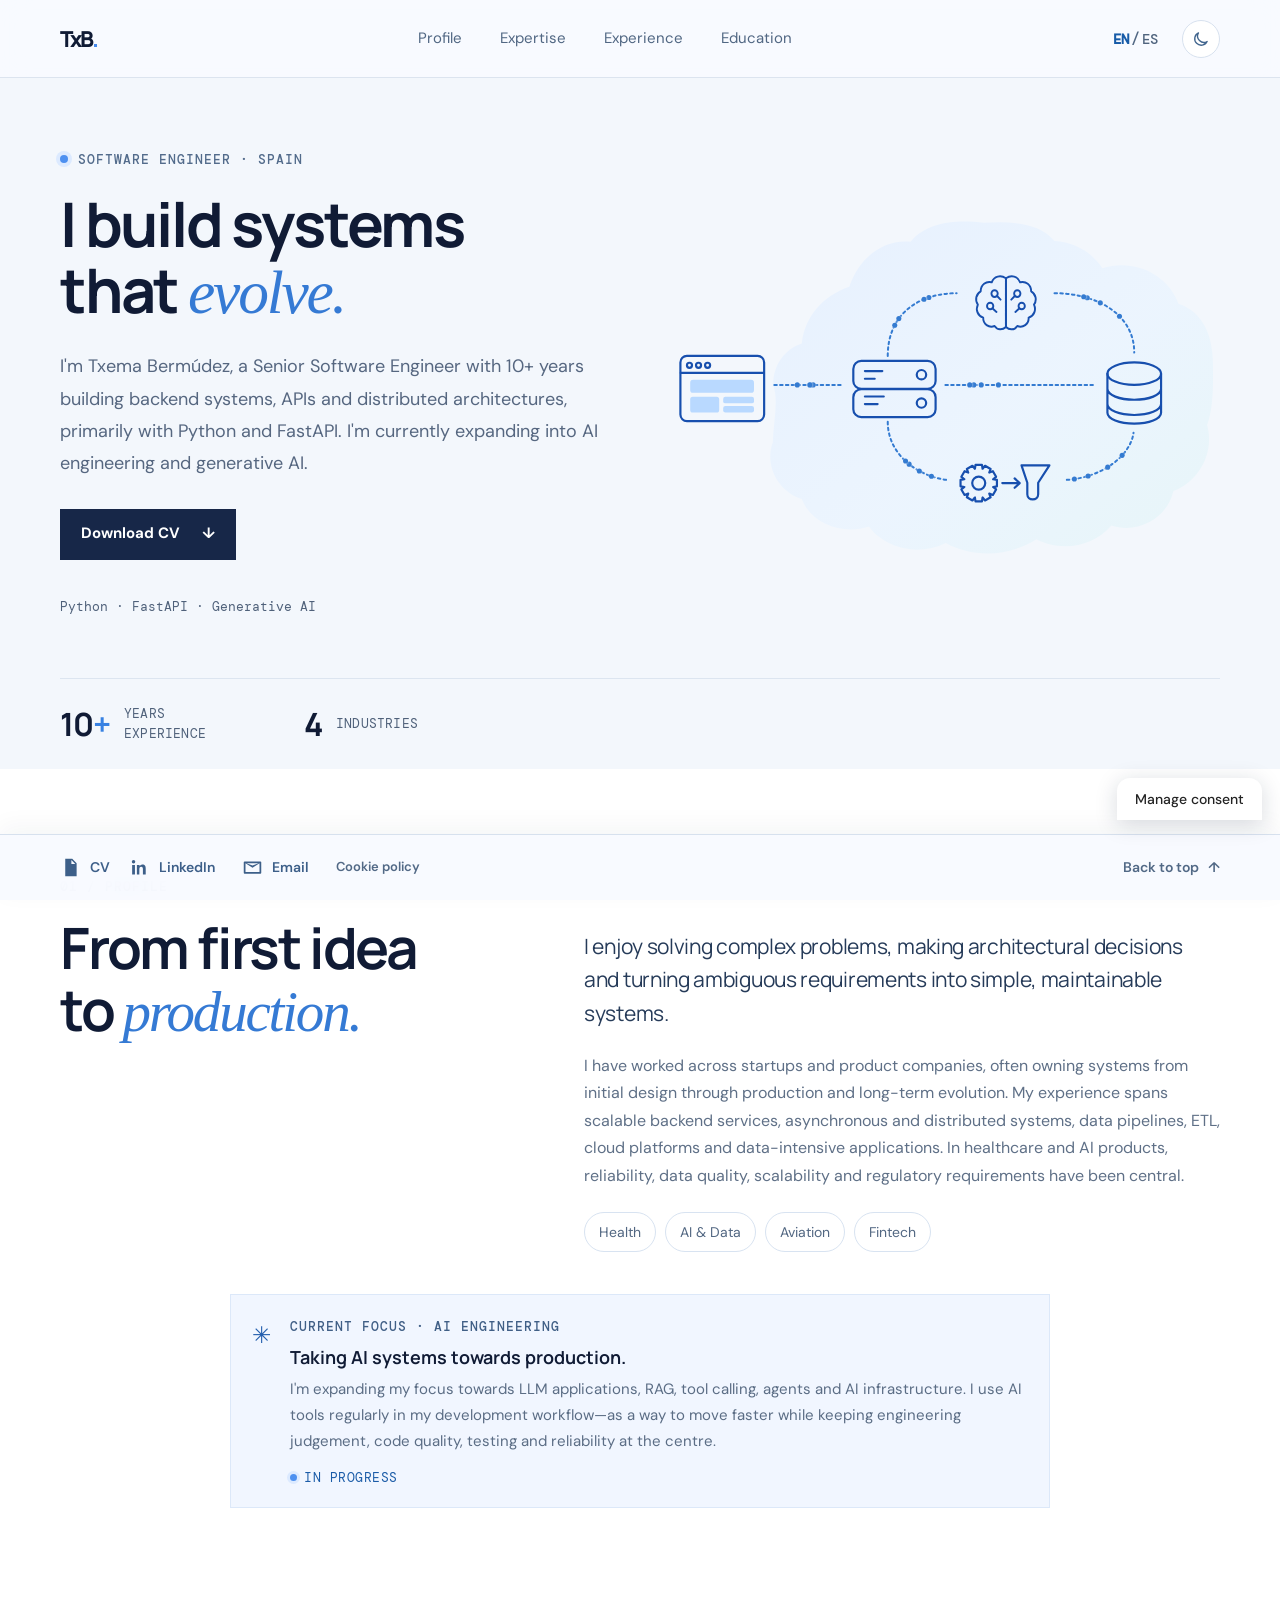
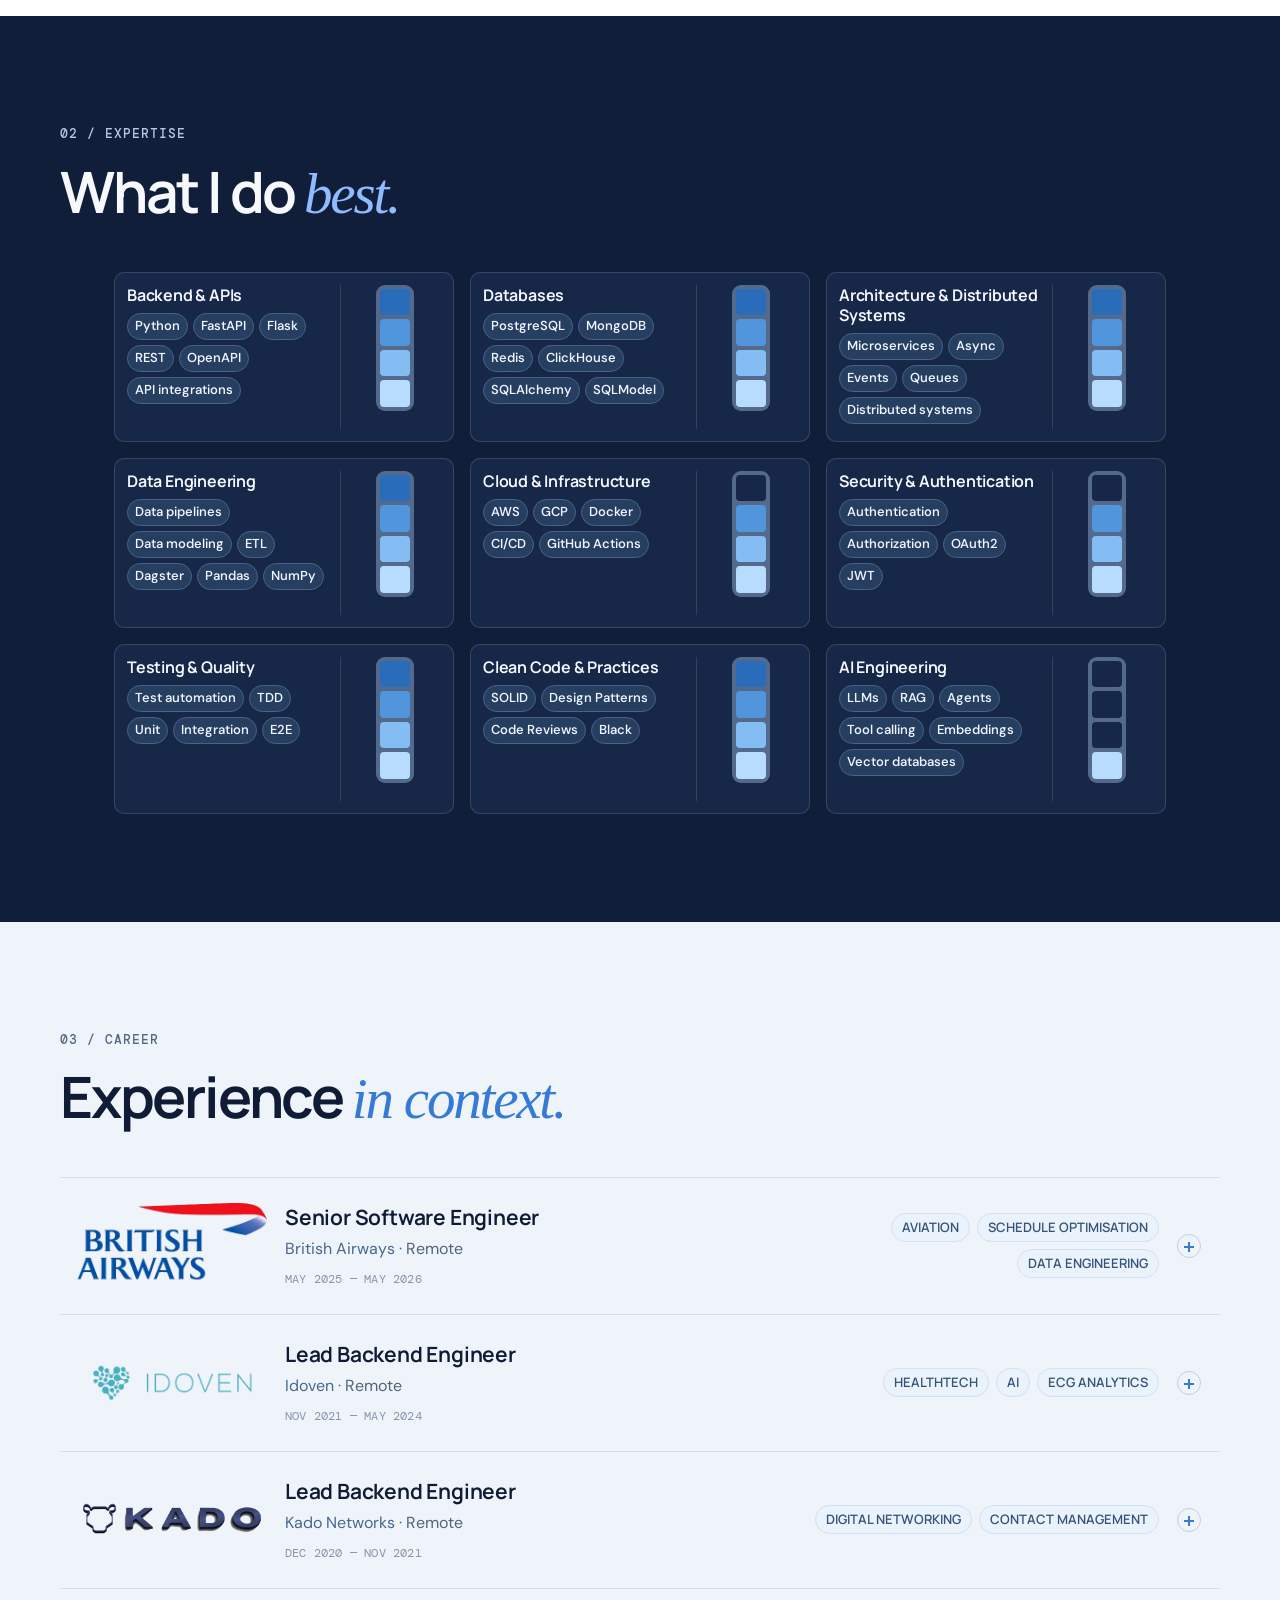
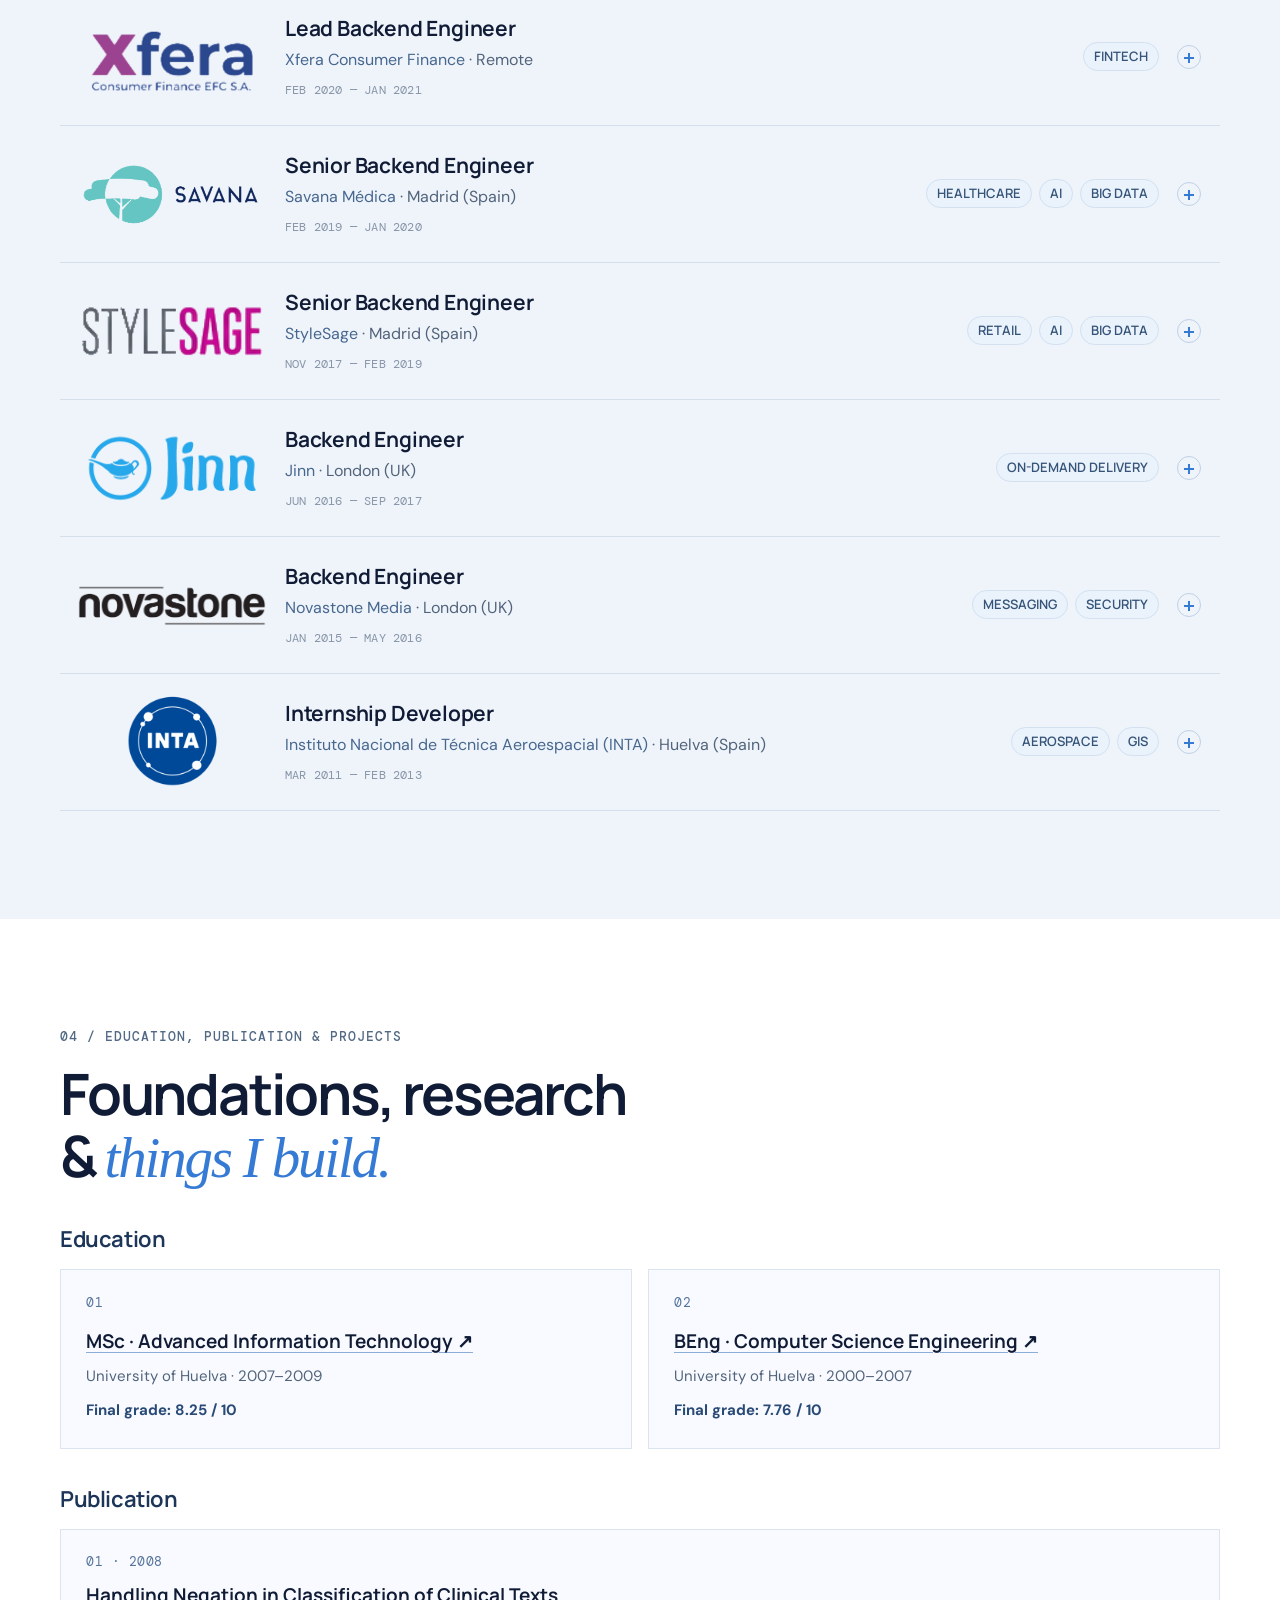
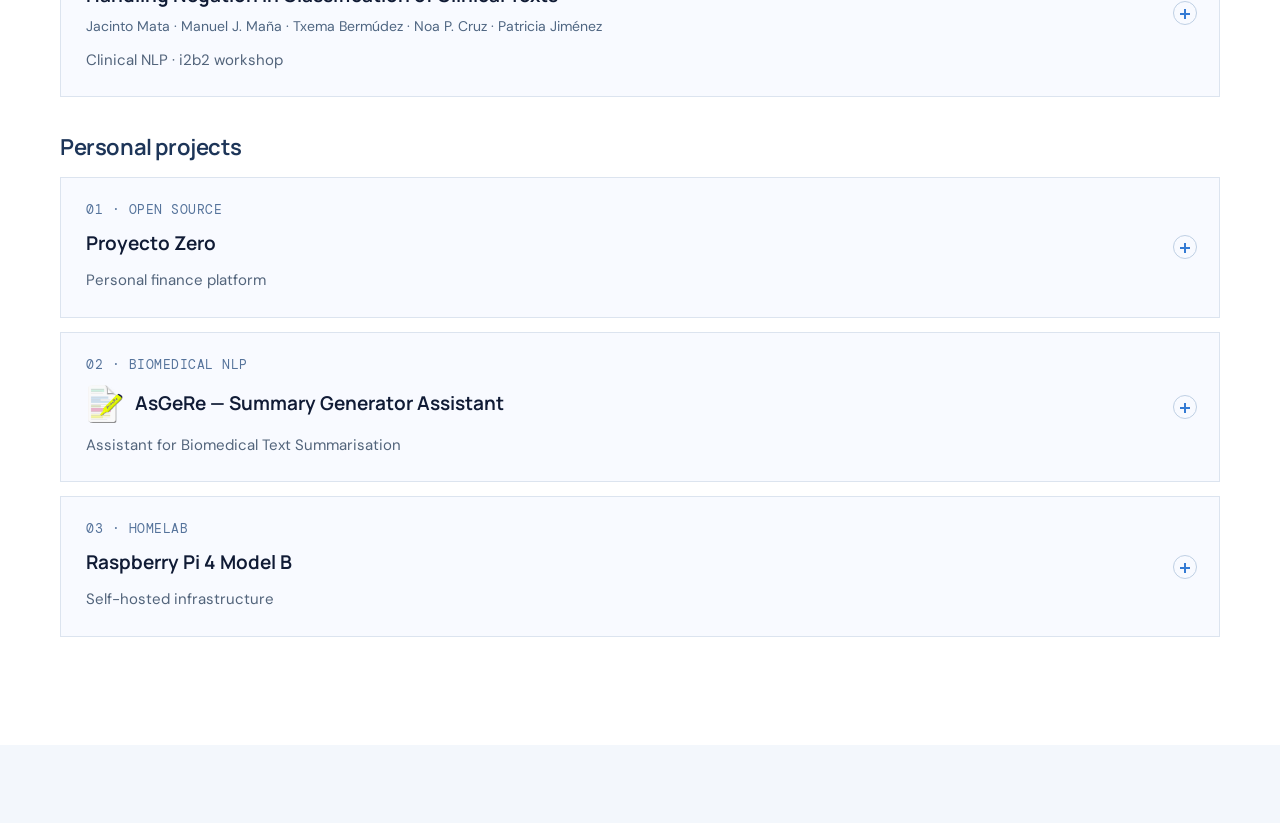
<file: index.html>
<!doctype html>
<html lang="en"><head><meta charset="utf-8"><meta name="viewport" content="width=device-width,initial-scale=1"><meta name="theme-color" content="#101b35"><meta name="description" content="Txema Bermúdez — Software Engineer specialising in Python backend systems, distributed architectures and generative AI."><title>Txema Bermúdez - Software Engineer</title><link rel="icon" href="/favicon.ico?v=3" sizes="16x16 32x32" type="image/x-icon"><link rel="icon" type="image/png" sizes="16x16" href="/favicon-16.png?v=3"><link rel="icon" type="image/png" sizes="32x32" href="/favicon-32.png?v=3"><link rel="icon" type="image/svg+xml" href="/assets/favicon.svg?v=3"><link rel="apple-touch-icon" sizes="180x180" href="/apple-touch-icon.png?v=3"><link rel="mask-icon" href="/assets/safari-pinned-tab.svg?v=1" color="#172748"><link rel="preconnect" href="https://fonts.googleapis.com"><link rel="preconnect" href="https://fonts.gstatic.com" crossorigin><link href="https://fonts.googleapis.com/css2?family=DM+Mono:wght@400;500&family=DM+Sans:wght@400;500;600;700&family=Manrope:wght@400;500;600;700;800&display=swap" rel="stylesheet"><script>(function(){try{var t=localStorage.getItem("txb-theme");if(t!=="dark"&&t!=="light")t=window.matchMedia("(prefers-color-scheme: dark)").matches?"dark":"light";document.documentElement.dataset.theme=t}catch(e){document.documentElement.dataset.theme="light"}})();</script><link rel="stylesheet" href="styles.css"></head><body>
<a class="skip-link" href="#main" data-en="Skip to main content" data-es="Saltar al contenido principal">Skip to main content</a>
<header class="topbar"><a class="wordmark" href="#home">TxB<span>.</span></a><nav aria-label="Main navigation"><a href="#about" data-en="Profile" data-es="Perfil">Profile</a><a href="#skills" data-en="Expertise" data-es="Especialidades">Expertise</a><a href="#experience" data-en="Experience" data-es="Experiencia">Experience</a><a href="#education" data-en="Education" data-es="Formación">Education</a></nav><div class="header-controls"><nav class="lang-switch" aria-label="Language selector"><button class="active" data-lang="en" aria-pressed="true">EN</button><span>/</span><button data-lang="es" aria-pressed="false">ES</button></nav><button class="theme-toggle" id="themeToggle" type="button" aria-label="Switch to dark mode" title="Switch to dark mode"><svg class="theme-icon icon-moon" viewBox="0 0 24 24" aria-hidden="true"><path d="M20.2 15.4A8.5 8.5 0 0 1 8.6 3.8 8.7 8.7 0 1 0 20.2 15.4Z"/></svg><svg class="theme-icon icon-sun" viewBox="0 0 24 24" aria-hidden="true"><circle cx="12" cy="12" r="4"/><path d="M12 2v2m0 16v2M4.93 4.93l1.42 1.42m11.3 11.3 1.42 1.42M2 12h2m16 0h2M4.93 19.07l1.42-1.42m11.3-11.3 1.42-1.42"/></svg></button></div></header>
<main id="main">
<section class="hero wrap" id="home"><div class="hero-copy"><p class="eyebrow"><i></i><span data-en="SOFTWARE ENGINEER · SPAIN" data-es="SOFTWARE ENGINEER · ESPAÑA">SOFTWARE ENGINEER · SPAIN</span></p><h1 data-en="I build systems<br>that <em>evolve.</em>" data-es="Construyo sistemas<br>que <em>evolucionan.</em>">I build systems<br>that <em>evolve.</em></h1><p class="intro" data-en="I'm Txema Bermúdez, a Senior Software Engineer with 10+ years building backend systems, APIs and distributed architectures, primarily with Python and FastAPI. I'm currently expanding into AI engineering and generative AI." data-es="Soy Txema Bermúdez, Senior Software Engineer con más de 10 años desarrollando sistemas backend, APIs y arquitecturas distribuidas, principalmente con Python y FastAPI. Actualmente estoy ampliando mi trabajo hacia la ingeniería de IA y la IA generativa.">I'm Txema Bermúdez, a Senior Software Engineer with 10+ years building backend systems, APIs and distributed architectures, primarily with Python and FastAPI. I'm currently expanding into AI engineering and generative AI.</p><div class="hero-actions"><a class="button primary" href="cv.pdf" download><span data-en="Download CV" data-es="Descargar CV">Download CV</span> ↓</a></div><div class="hero-meta"><span>Python · FastAPI · Generative AI</span></div></div><div class="hero-art"><svg class="system-diagram" viewBox="0 0 1536 1024" xmlns="http://www.w3.org/2000/svg" xmlns:xlink="http://www.w3.org/1999/xlink" role="img" aria-labelledby="systemDiagramTitle systemDiagramDescription" focusable="false"><title id="systemDiagramTitle" data-en="Backend system architecture" data-es="Arquitectura del sistema backend">Backend system architecture</title><desc id="systemDiagramDescription" data-en="A browser sends requests to an API. The API exchanges data with an AI model and a database, while an ETL process transforms data and exchanges results with the database." data-es="Un navegador envía solicitudes a una API. La API intercambia datos con un modelo de IA y una base de datos; un proceso ETL transforma datos e intercambia resultados con la base de datos.">A browser sends requests to an API. The API exchanges data with an AI model and a database, while an ETL process transforms data and exchanges results with the database.</desc>
<defs>
  <linearGradient id="cloudTint" x1="0" y1="0" x2="1" y2="1"><stop stop-color="#e4efff"/><stop offset=".55" stop-color="#eaf4ff"/><stop offset="1" stop-color="#e4f5f7"/></linearGradient>
  <path id="browserApi" d="M307 499H493"/><path id="apiBrowser" d="M493 499H307"/>
  <path id="apiDb" d="M779 499H1193"/><path id="dbApi" d="M1193 499H779"/>
  <path id="apiAi" d="M620 419C620 300 710 246 810 246"/><path id="aiApi" d="M810 246C710 246 620 300 620 419"/>
  <path id="aiDb" d="M1080 246C1190 246 1300 300 1300 410"/><path id="dbAi" d="M1300 410C1300 300 1190 246 1080 246"/>
  <path id="apiEtl" d="M620 601C620 690 700 750 782 761"/><path id="etlApi" d="M782 761C700 750 620 690 620 601"/>
  <path id="etlDb" d="M1114 761C1210 755 1290 695 1298 631"/><path id="dbEtl" d="M1298 631C1290 695 1210 755 1114 761"/>
</defs>
<!-- Soft cloud tint blends into the page background; the client remains outside it. -->
<path class="cloud-shape" d="M304 500 C304 444 335 401 383 385 C390 313 440 253 514 228 C541 148 608 96 683 104 C730 47 816 43 885 52 C950 48 1037 48 1080 102 C1141 106 1186 137 1212 177 C1298 150 1392 192 1422 275 C1495 299 1518 373 1517 444 C1518 499 1518 566 1501 610 C1522 685 1480 764 1408 792 C1391 867 1310 911 1237 887 C1187 947 1097 960 1030 925 C951 975 852 975 780 935 C703 974 610 948 568 890 C494 914 408 881 383 814 C315 792 280 719 303 657 C304 605 320 543 304 500Z"/>
<!-- Fine dashed data connections. Spacing from every icon is deliberate. -->
<g class="flow-lines">
 <use href="#browserApi" xlink:href="#browserApi"/><use href="#apiDb" xlink:href="#apiDb"/>
 <use href="#apiAi" xlink:href="#apiAi"/><use href="#aiDb" xlink:href="#aiDb"/>
 <use href="#apiEtl" xlink:href="#apiEtl"/><use href="#etlDb" xlink:href="#etlDb"/>
</g>
<!-- Browser / client -->
<g class="system-icon browser-icon"><rect x="48" y="419" width="231" height="180" rx="18"/><path d="M49 466h229"/><circle cx="73" cy="445" r="7"/><circle cx="98" cy="445" r="7"/><circle cx="123" cy="445" r="7"/><rect class="icon-fill" x="75" y="485" width="176" height="36" rx="8"/><rect class="icon-fill" x="75" y="532" width="80" height="43" rx="7"/><rect class="icon-fill" x="166" y="532" width="85" height="18" rx="6"/><rect class="icon-fill" x="166" y="557" width="85" height="18" rx="6"/></g>
<!-- API servers -->
<g class="system-icon api-icon"><rect x="525" y="433" width="227" height="77" rx="22"/><rect x="525" y="511" width="227" height="77" rx="22"/><path d="M557 461h48m-48 21h27m-27 49h52m-52 21h35"/><circle cx="713" cy="471" r="13"/><circle cx="713" cy="549" r="13"/></g>
<!-- AI brain -->
<g class="system-icon brain-icon" transform="matrix(.87 0 0 .92 123 21.84)"><path d="M946 199c-17-11-38-6-45 12-18-5-35 8-35 27-15 8-19 27-9 40-8 16 0 34 17 39-1 19 18 32 36 25 9 13 25 13 36 3z"/><path d="M946 199c17-11 38-6 45 12 18-5 35 8 35 27 15 8 19 27 9 40 8 16 0 34-17 39 1 19-18 32-36 25-9 13-25 13-36 3z"/><path d="M946 201v145M918 252l11 11M903 289l13 11M974 252l-11 11M989 289l-13 11"/><circle cx="910" cy="245" r="10"/><circle cx="896" cy="282" r="10"/><circle cx="982" cy="245" r="10"/><circle cx="996" cy="282" r="10"/></g>
<!-- Database -->
<g class="system-icon database-icon"><ellipse cx="1300" cy="468" rx="74" ry="31"/><path d="M1226 468v108c0 17 33 30 74 30s74-13 74-30V468m-148 42c0 17 33 30 74 30s74-13 74-30m-148 42c0 17 33 30 74 30s74-13 74-30"/></g>
<!-- ETL: transform and filter -->
<g class="system-icon etl-icon"><path d="M860.4 730.4 L862.1 719.8 L879.9 719.8 L881.6 730.4 L881.6 730.4 L888.4 722.1 L903.8 730.9 L900.0 741.0 L900.0 741.0 L910.1 737.2 L918.9 752.6 L910.6 759.4 L910.6 759.4 L921.2 761.1 L921.2 778.9 L910.6 780.6 L910.6 780.6 L918.9 787.4 L910.1 802.8 L900.0 799.0 L900.0 799.0 L903.8 809.1 L888.4 817.9 L881.6 809.6 L881.6 809.6 L879.9 820.2 L862.1 820.2 L860.4 809.6 L860.4 809.6 L853.6 817.9 L838.2 809.1 L842.0 799.0 L842.0 799.0 L831.9 802.8 L823.1 787.4 L831.4 780.6 L831.4 780.6 L820.8 778.9 L820.8 761.1 L831.4 759.4 L831.4 759.4 L823.1 752.6 L831.9 737.2 L842.0 741.0 L842.0 741.0 L838.2 730.9 L853.6 722.1 L860.4 730.4Z"/><circle cx="871" cy="770" r="18"/><path d="M936 770h47m-13-13 14 13-14 13"/><path d="M989 721h77l-31 48v32c0 9-7 14-15 14s-15-5-15-14v-32z"/></g>
<!-- Animated packets travel both ways; timing and spacing vary by route. -->
<g class="flow-packets" aria-hidden="true"><circle r="7"><animateMotion calcMode="paced" dur="2.1s" begin="-0.4s" repeatCount="indefinite"><mpath href="#browserApi" xlink:href="#browserApi"/></animateMotion></circle><circle r="7"><animateMotion calcMode="paced" dur="2.8s" begin="-1.9s" repeatCount="indefinite"><mpath href="#browserApi" xlink:href="#browserApi"/></animateMotion></circle><circle r="7"><animateMotion calcMode="paced" dur="2.4s" begin="-1.0s" repeatCount="indefinite"><mpath href="#apiBrowser" xlink:href="#apiBrowser"/></animateMotion></circle><circle r="7"><animateMotion calcMode="paced" dur="3.2s" begin="-2.3s" repeatCount="indefinite"><mpath href="#apiBrowser" xlink:href="#apiBrowser"/></animateMotion></circle><circle r="7"><animateMotion calcMode="paced" dur="3.0s" begin="-1.3s" repeatCount="indefinite"><mpath href="#apiDb" xlink:href="#apiDb"/></animateMotion></circle><circle r="7"><animateMotion calcMode="paced" dur="2.2s" begin="-0.2s" repeatCount="indefinite"><mpath href="#apiDb" xlink:href="#apiDb"/></animateMotion></circle><circle r="7"><animateMotion calcMode="paced" dur="2.5s" begin="-1.7s" repeatCount="indefinite"><mpath href="#dbApi" xlink:href="#dbApi"/></animateMotion></circle><circle r="7"><animateMotion calcMode="paced" dur="3.6s" begin="-0.6s" repeatCount="indefinite"><mpath href="#dbApi" xlink:href="#dbApi"/></animateMotion></circle><circle r="7"><animateMotion calcMode="paced" dur="2.7s" begin="-1.1s" repeatCount="indefinite"><mpath href="#apiAi" xlink:href="#apiAi"/></animateMotion></circle><circle r="7"><animateMotion calcMode="paced" dur="3.5s" begin="-2.4s" repeatCount="indefinite"><mpath href="#apiAi" xlink:href="#apiAi"/></animateMotion></circle><circle r="7"><animateMotion calcMode="paced" dur="2.3s" begin="-0.5s" repeatCount="indefinite"><mpath href="#aiApi" xlink:href="#aiApi"/></animateMotion></circle><circle r="7"><animateMotion calcMode="paced" dur="3.2s" begin="-1.8s" repeatCount="indefinite"><mpath href="#aiApi" xlink:href="#aiApi"/></animateMotion></circle><circle r="7"><animateMotion calcMode="paced" dur="3.1s" begin="-2.0s" repeatCount="indefinite"><mpath href="#aiDb" xlink:href="#aiDb"/></animateMotion></circle><circle r="7"><animateMotion calcMode="paced" dur="2.4s" begin="-0.7s" repeatCount="indefinite"><mpath href="#aiDb" xlink:href="#aiDb"/></animateMotion></circle><circle r="7"><animateMotion calcMode="paced" dur="2.8s" begin="-1.4s" repeatCount="indefinite"><mpath href="#dbAi" xlink:href="#dbAi"/></animateMotion></circle><circle r="7"><animateMotion calcMode="paced" dur="3.7s" begin="-0.3s" repeatCount="indefinite"><mpath href="#dbAi" xlink:href="#dbAi"/></animateMotion></circle><circle r="7"><animateMotion calcMode="paced" dur="2.6s" begin="-1.6s" repeatCount="indefinite"><mpath href="#apiEtl" xlink:href="#apiEtl"/></animateMotion></circle><circle r="7"><animateMotion calcMode="paced" dur="3.4s" begin="-0.4s" repeatCount="indefinite"><mpath href="#apiEtl" xlink:href="#apiEtl"/></animateMotion></circle><circle r="7"><animateMotion calcMode="paced" dur="2.2s" begin="-0.9s" repeatCount="indefinite"><mpath href="#etlApi" xlink:href="#etlApi"/></animateMotion></circle><circle r="7"><animateMotion calcMode="paced" dur="3.5s" begin="-2.2s" repeatCount="indefinite"><mpath href="#etlApi" xlink:href="#etlApi"/></animateMotion></circle><circle r="7"><animateMotion calcMode="paced" dur="3.3s" begin="-1.7s" repeatCount="indefinite"><mpath href="#etlDb" xlink:href="#etlDb"/></animateMotion></circle><circle r="7"><animateMotion calcMode="paced" dur="2.5s" begin="-0.3s" repeatCount="indefinite"><mpath href="#etlDb" xlink:href="#etlDb"/></animateMotion></circle><circle r="7"><animateMotion calcMode="paced" dur="2.4s" begin="-1.2s" repeatCount="indefinite"><mpath href="#dbEtl" xlink:href="#dbEtl"/></animateMotion></circle><circle r="7"><animateMotion calcMode="paced" dur="3.8s" begin="-2.5s" repeatCount="indefinite"><mpath href="#dbEtl" xlink:href="#dbEtl"/></animateMotion></circle></g></svg></div><div class="hero-stats"><div><b>10<span>+</span></b><small data-en="YEARS EXPERIENCE" data-es="AÑOS DE EXPERIENCIA">YEARS EXPERIENCE</small></div><div><b>4</b><small data-en="INDUSTRIES" data-es="SECTORES">INDUSTRIES</small></div></div></section>
<section class="section profile" id="about"><div class="wrap two-col"><div><p class="eyebrow">01 / <span data-en="PROFILE" data-es="PERFIL">PROFILE</span></p><h2 data-en="From first idea<br>to <em>production.</em>" data-es="De la idea<br>a <em>producción.</em>">From first idea<br>to <em>production.</em></h2></div><div class="profile-text"><p class="lead" data-en="I enjoy solving complex problems, making architectural decisions and turning ambiguous requirements into simple, maintainable systems." data-es="Disfruto resolviendo problemas complejos, tomando decisiones de arquitectura y transformando requisitos ambiguos en sistemas sencillos y mantenibles.">I enjoy solving complex problems, making architectural decisions and turning ambiguous requirements into simple, maintainable systems.</p><p data-en="I have worked across startups and product companies, often owning systems from initial design through production and long-term evolution. My experience spans scalable backend services, asynchronous and distributed systems, data pipelines, ETL, cloud platforms and data-intensive applications. In healthcare and AI products, reliability, data quality, scalability and regulatory requirements have been central." data-es="He trabajado en startups y empresas de producto, asumiendo responsabilidades desde el diseño inicial hasta producción y evolución a largo plazo. Mi experiencia abarca servicios backend escalables, sistemas asíncronos y distribuidos, pipelines de datos, ETL, cloud y aplicaciones intensivas en datos. En productos de salud e IA, la fiabilidad, la calidad de datos, la escalabilidad y los requisitos regulatorios han sido esenciales.">I have worked across startups and product companies, often owning systems from initial design through production and long-term evolution. My experience spans scalable backend services, asynchronous and distributed systems, data pipelines, ETL, cloud platforms and data-intensive applications. In healthcare and AI products, reliability, data quality, scalability and regulatory requirements have been central.</p><div class="chips"><span data-en="Health" data-es="Salud">Health</span><span data-en="AI & Data" data-es="IA y datos">AI & Data</span><span data-en="Aviation" data-es="Aviación">Aviation</span><span data-en="Fintech" data-es="Fintech">Fintech</span></div></div></div><div class="wrap profile-focus"><article class="ai-note"><span class="ai-spark">✳</span><div><p class="eyebrow" data-en="CURRENT FOCUS · AI ENGINEERING" data-es="ENFOQUE ACTUAL · INGENIERÍA DE IA">CURRENT FOCUS · AI ENGINEERING</p><h3 data-en="Taking AI systems towards production." data-es="Llevar sistemas de IA a producción.">Taking AI systems towards production.</h3><p data-en="I'm expanding my focus towards LLM applications, RAG, tool calling, agents and AI infrastructure. I use AI tools regularly in my development workflow—as a way to move faster while keeping engineering judgement, code quality, testing and reliability at the centre." data-es="Estoy ampliando mi enfoque hacia aplicaciones con LLM, RAG, tool calling, agentes e infraestructura de IA. Utilizo herramientas de IA habitualmente en mi trabajo como desarrollador: para avanzar más rápido sin perder criterio de ingeniería ni estándares de calidad, pruebas y fiabilidad.">I'm expanding my focus towards LLM applications, RAG, tool calling, agents and AI infrastructure. I use AI tools regularly in my development workflow—as a way to move faster while keeping engineering judgement, code quality, testing and reliability at the centre.</p></div><span class="in-progress"><i></i><span data-en="IN PROGRESS" data-es="EN CURSO">IN PROGRESS</span></span></article></div></section>
<section class="section skills" id="skills"><div class="wrap"><div class="section-heading"><div><p class="eyebrow">02 / <span data-en="EXPERTISE" data-es="ESPECIALIDADES">EXPERTISE</span></p><h2 data-en="What I do <em>best.</em>" data-es="Lo que sé hacer <em>bien.</em>">What I do <em>best.</em></h2></div></div><div class="skill-list" id="skillList"></div></div></section>
<section class="section experience" id="experience"><div class="wrap"><div class="section-heading"><div><p class="eyebrow">03 / <span data-en="CAREER" data-es="TRAYECTORIA">CAREER</span></p><h2 data-en="Experience <em>in context.</em>" data-es="Experiencia <em>en contexto.</em>">Experience <em>in context.</em></h2></div></div><div class="timeline" id="jobs"></div></div></section>
<section class="section education" id="education"><div class="wrap"><div class="section-heading"><div><p class="eyebrow">04 / <span data-en="EDUCATION, PUBLICATION & PROJECTS" data-es="FORMACIÓN, PUBLICACIÓN Y PROYECTOS">EDUCATION, PUBLICATION & PROJECTS</span></p><h2 data-en="Foundations, research<br>& <em>things I build.</em>" data-es="Formación, investigación<br>y <em>proyectos propios.</em>">Foundations, research<br>& <em>things I build.</em></h2></div></div>
<div class="content-group"><h3 class="group-title" data-en="Education" data-es="Formación">Education</h3><div class="education-grid"><article class="education-card"><span class="card-index">01</span><h3><a class="education-link" href="https://www.uhu.es/etsi/webMasteres/master_inginformatica/" target="_blank" rel="noopener noreferrer" data-en="MSc · Advanced Information Technology ↗" data-es="Máster en Tecnologías Informáticas Avanzadas ↗">MSc · Advanced Information Technology ↗</a></h3><p data-en="University of Huelva · 2007–2009" data-es="Universidad de Huelva · 2007–2009">University of Huelva · 2007–2009</p><p class="education-grade" data-en="Final grade: 8.25 / 10" data-es="Nota final: 8,25 / 10">Final grade: 8.25 / 10</p></article><article class="education-card"><span class="card-index">02</span><h3><a class="education-link" href="https://www.uhu.es/etsi/webTitulaciones/grado_ing_informatica/" target="_blank" rel="noopener noreferrer" data-en="BEng · Computer Science Engineering ↗" data-es="Ingeniería Informática ↗">BEng · Computer Science Engineering ↗</a></h3><p data-en="University of Huelva · 2000–2007" data-es="Universidad de Huelva · 2000–2007">University of Huelva · 2000–2007</p><p class="education-grade" data-en="Final grade: 7.76 / 10" data-es="Nota final: 7,76 / 10">Final grade: 7.76 / 10</p></article></div></div>
<div class="content-group"><h3 class="group-title" data-en="Publication" data-es="Publicación">Publication</h3><details class="project-card"><summary><span class="card-index">01 · 2008</span><h3>Handling Negation in Classification of Clinical Texts</h3><span class="paper-authors">Jacinto Mata · Manuel J. Maña · Txema Bermúdez · Noa P. Cruz · Patricia Jiménez</span><span class="project-sub" data-en="Clinical NLP · i2b2 workshop" data-es="NLP clínico · workshop i2b2">Clinical NLP · i2b2 workshop</span><span class="expand" aria-hidden="true"></span></summary><div class="project-details"><p data-en="Proceedings of the Workshop on Challenges in Natural Language Processing for Clinical Data (November 2008). The work studies negation handling in clinical narratives and the use of controlled vocabularies to reconcile different expressions of the same medical concept." data-es="Publicado en Proceedings of the Workshop on Challenges in Natural Language Processing for Clinical Data (noviembre de 2008). El trabajo estudia el tratamiento de la negación en textos clínicos y el uso de vocabularios controlados para relacionar distintas expresiones de un mismo concepto médico.">Proceedings of the Workshop on Challenges in Natural Language Processing for Clinical Data (November 2008). The work studies negation handling in clinical narratives and the use of controlled vocabularies to reconcile different expressions of the same medical concept.</p><ul><li data-en="NegEx and regular expressions for detecting negation." data-es="NegEx y expresiones regulares para detectar negaciones.">NegEx and regular expressions for detecting negation.</li><li data-en="Evaluation with repeated 3-fold cross-validation; the paper discusses weaker results on the test set and possible overfitting." data-es="Evaluación mediante validación cruzada de 3 particiones repetida; el artículo analiza los peores resultados en el conjunto de prueba y un posible sobreajuste.">Evaluation with repeated 3-fold cross-validation; the paper discusses weaker results on the test set and possible overfitting.</li></ul><div class="tech-tags"><span>NegEx</span><span>Regular expressions</span><span>Clinical NLP</span><span>Controlled vocabularies</span></div><div class="paper-links"><a class="paper-link" href="https://www.uhu.es/noa.cruz/i2b2_UHU.pdf" target="_blank" rel="noopener noreferrer" data-en="Read the paper PDF · University of Huelva ↗" data-es="Leer el artículo PDF · Universidad de Huelva ↗">Read the paper PDF · University of Huelva ↗</a><a class="paper-link" href="https://www.i2b2.org/NLP/Obesity/assets/i2b2_2008WorkshopSchedule.pdf" target="_blank" rel="noopener noreferrer" data-en="Open the i2b2 workshop schedule PDF ↗" data-es="Abrir el PDF del programa i2b2 ↗">Open the i2b2 workshop schedule PDF ↗</a><a class="paper-link" href="https://n2c2.dbmi.hms.harvard.edu/2008-challenge" target="_blank" rel="noopener noreferrer" data-en="Explore the 2008 challenge · Harvard ↗" data-es="Ver el reto de 2008 · Harvard ↗">Explore the 2008 challenge · Harvard ↗</a></div></div></details></div>
<div class="content-group"><h3 class="group-title" data-en="Personal projects" data-es="Proyectos propios">Personal projects</h3><div class="project-list project-list-single-column"><details class="project-card"><summary><span class="card-index">01 · OPEN SOURCE</span><h3>Proyecto Zero</h3><span class="project-sub" data-en="Personal finance platform" data-es="Plataforma de finanzas personales">Personal finance platform</span><span class="expand" aria-hidden="true"></span></summary><div class="project-details"><p data-en="An open-source personal finance platform focused on expense tracking and financial management." data-es="Plataforma de finanzas personales de código abierto, centrada en el seguimiento de gastos y la gestión financiera.">An open-source personal finance platform focused on expense tracking and financial management.</p><div class="tech-tags"><span>Python</span><span>Django</span></div></div></details>
<details class="project-card"><summary><span class="card-index">02 · BIOMEDICAL NLP</span><h3 class="project-title-with-logo"><img src="assets/asgere-icon.png" alt="" aria-hidden="true" width="38" height="38" loading="lazy" decoding="async"><span data-en="AsGeRe — Summary Generator Assistant" data-es="AsGeRe — Asistente de Generador de Resúmenes">AsGeRe — Summary Generator Assistant</span></h3><span class="project-sub" data-en="Assistant for Biomedical Text Summarisation" data-es="Asistente para resumen de textos biomédicos">Assistant for Biomedical Text Summarisation</span><span class="expand" aria-hidden="true"></span></summary><div class="project-details"><p data-en="AsGeRe is a Java desktop application I built as my final degree project in biomedical NLP. It supports the creation of manually written extractive summaries, or gold-standard summaries, used as reference material to evaluate automatic summarisation systems." data-es="AsGeRe es una aplicación de escritorio desarrollada en Java como proyecto fin de carrera en NLP biomédico. Ayuda a crear resúmenes extractivos manuales o Gold Standard, que sirven como referencia para evaluar sistemas automáticos de resumen.">AsGeRe is a Java desktop application I built as my final degree project in biomedical NLP. It supports the creation of manually written extractive summaries, or gold-standard summaries, used as reference material to evaluate automatic summarisation systems.</p><p data-en="Users can load PDF, RTF, TXT and XML files, paste text or retrieve articles from <a href='https://www.biomedcentral.com/' target='_blank' rel='noopener noreferrer'>BioMed Central</a>. The app extracts and segments the text, detects its language and applies language-appropriate processing: <a href='https://www.nlm.nih.gov/research/umls/implementation_resources/metamap.html' target='_blank' rel='noopener noreferrer'>MetaMap</a> and <a href='https://www.nlm.nih.gov/research/umls/' target='_blank' rel='noopener noreferrer'>UMLS</a> concept extraction for English, and stop-word removal and stemming for Spanish. Users select sentences to build a summary, compare word and sentence counts and concept-frequency distributions between the source and summary, then save documents and summaries in <a href='https://www.mysql.com/' target='_blank' rel='noopener noreferrer'>MySQL</a> for reuse." data-es="Permite cargar archivos PDF, RTF, TXT y XML, pegar texto o recuperar artículos de <a href='https://www.biomedcentral.com/' target='_blank' rel='noopener noreferrer'>BioMed Central</a>. La aplicación extrae y segmenta el texto, detecta el idioma y aplica el procesamiento adecuado: extracción de conceptos en inglés con <a href='https://www.nlm.nih.gov/research/umls/implementation_resources/metamap.html' target='_blank' rel='noopener noreferrer'>MetaMap</a> y <a href='https://www.nlm.nih.gov/research/umls/' target='_blank' rel='noopener noreferrer'>UMLS</a>, y eliminación de palabras vacías y stemming para el castellano. El usuario selecciona frases para construir el resumen, compara el número de palabras y frases y la frecuencia de conceptos entre el texto original y el resumen, y guarda documentos y resúmenes en <a href='https://www.mysql.com/' target='_blank' rel='noopener noreferrer'>MySQL</a> para reutilizarlos.">Users can load PDF, RTF, TXT and XML files, paste text or retrieve articles from <a href="https://www.biomedcentral.com/" target="_blank" rel="noopener noreferrer">BioMed Central</a>. The app extracts and segments the text, detects its language and applies language-appropriate processing: <a href="https://www.nlm.nih.gov/research/umls/implementation_resources/metamap.html" target="_blank" rel="noopener noreferrer">MetaMap</a> and <a href="https://www.nlm.nih.gov/research/umls/" target="_blank" rel="noopener noreferrer">UMLS</a> concept extraction for English, and stop-word removal and stemming for Spanish. Users select sentences to build a summary, compare word and sentence counts and concept-frequency distributions between the source and summary, then save documents and summaries in <a href="https://www.mysql.com/" target="_blank" rel="noopener noreferrer">MySQL</a> for reuse.</p><p><a class="paper-link" href="assets/AsGeRe.pdf" target="_blank" rel="noopener noreferrer" data-en="Read the final degree project PDF ↗" data-es="Leer el PDF del proyecto fin de carrera ↗">Read the final degree project PDF ↗</a></p><div class="tech-tags"><span>Java</span><span>Hibernate</span><span>MySQL</span><span>OpenNLP</span><span>MetaMap</span><span>JDOM</span><span>PDFBox</span><span>Google API Language</span><span>Eclipse</span><span>Scrum</span></div></div></details>
<details class="project-card"><summary><span class="card-index">03 · HOMELAB</span><h3>Raspberry Pi 4 Model B</h3><span class="project-sub" data-en="Self-hosted infrastructure" data-es="Infraestructura propia">Self-hosted infrastructure</span><span class="expand" aria-hidden="true"></span></summary><div class="project-details"><p data-en="A self-hosted homelab running personal infrastructure, development tools, vehicle telemetry, media and home automation services." data-es="Homelab autogestionado con infraestructura personal, herramientas de desarrollo, telemetría del vehículo y servicios multimedia y de automatización doméstica.">A self-hosted homelab running personal infrastructure, development tools, vehicle telemetry, media and home automation services.</p><div class="homelab-grid"><div><b>NAS</b><span data-en="File storage" data-es="Almacenamiento de archivos">File storage</span></div><div><b>Git</b><span data-en="Code hosting" data-es="Alojamiento de código">Code hosting</span></div><div><b>Jenkins</b><span data-en="CI automation" data-es="Automatización CI">CI automation</span></div><div><b>TeslaMate</b><span data-en="Vehicle data" data-es="Datos del vehículo">Vehicle data</span></div><div><b>Kodi</b><span data-en="Media centre" data-es="Centro multimedia">Media centre</span></div><div><b>Home Assistant</b><span data-en="Home automation" data-es="Automatización doméstica">Home automation</span></div></div></div></details></div></div></div></section>

</main><button class="consent-launcher" id="consentLauncher" hidden type="button" aria-haspopup="dialog" aria-controls="consentDialog" data-en="Manage consent" data-es="Gestionar consentimiento">Manage consent</button><dialog class="consent-dialog" id="consentDialog" aria-labelledby="consent-title" aria-describedby="consent-description"><div class="consent-panel"><button class="consent-close" id="consentClose" type="button" aria-label="Close consent settings" data-en-aria-label="Close consent settings" data-es-aria-label="Cerrar ajustes de consentimiento">×</button><h2 id="consent-title" data-en="Manage consent" data-es="Gestionar consentimiento">Manage consent</h2><p id="consent-description" data-en="This site stores essential preferences for language, appearance and consent. It does not use analytics or advertising cookies. You can accept or reject optional storage, or review your preferences." data-es="Esta web guarda preferencias esenciales de idioma, apariencia y consentimiento. No utiliza cookies de analítica o publicidad. Puedes aceptar o rechazar el almacenamiento opcional o revisar tus preferencias.">This site stores essential preferences for language, appearance and consent. It does not use analytics or advertising cookies. You can accept or reject optional storage, or review your preferences.</p><div class="consent-actions"><button class="consent-accept" id="consentAccept" type="button" data-en="Accept" data-es="Aceptar">Accept</button><button class="consent-reject" id="consentReject" type="button" data-en="Reject" data-es="Rechazar">Reject</button><button class="consent-preferences-toggle" id="consentPreferencesToggle" type="button" aria-expanded="false" aria-controls="consentPreferences" data-en="View preferences" data-es="Ver preferencias">View preferences</button></div><div class="consent-preferences" id="consentPreferences" hidden><h3 data-en="Storage preferences" data-es="Preferencias de almacenamiento">Storage preferences</h3><div class="consent-choice"><span><b data-en="Essential" data-es="Esencial">Essential</b><small data-en="Required to remember your language, theme and consent." data-es="Necesario para recordar el idioma, el tema y el consentimiento.">Required to remember your language, theme and consent.</small></span><input type="checkbox" checked disabled aria-label="Essential storage is always active" data-en-aria-label="Essential storage is always active" data-es-aria-label="El almacenamiento esencial siempre está activo"></div><div class="consent-choice"><label for="analyticsConsent"><b data-en="Analytics" data-es="Analítica">Analytics</b><small data-en="Optional measurement. No analytics tool is currently loaded on this site." data-es="Medición opcional. Actualmente esta web no carga ninguna herramienta de analítica.">Optional measurement. No analytics tool is currently loaded on this site.</small></label><input id="analyticsConsent" type="checkbox"></div><button class="consent-save" id="consentSave" type="button" data-en="Save preferences" data-es="Guardar preferencias">Save preferences</button></div><a class="consent-policy-link" href="cookies.html" id="consentPolicyLink" data-en="Cookie policy" data-es="Política de cookies">Cookie policy</a></div></dialog><footer class="bottom-bar"><a class="social-cv" href="/cv.pdf" target="_blank" rel="noopener noreferrer" aria-label="CV PDF"><svg viewBox="0 0 24 24" aria-hidden="true"><path d="M6 2h8l5 5v15H6V2zm7 1.5V8h4.5L13 3.5zM9 12h7v1.5H9zm0 4h7v1.5H9z"/></svg><span>CV</span></a><a class="social-linkedin" href="https://www.linkedin.com/in/josemariabermudez/?locale=en-US" target="_blank" rel="noopener noreferrer" aria-label="LinkedIn profile"><svg viewBox="0 0 24 24" aria-hidden="true"><path d="M5.2 3.5a2 2 0 1 1-.01 4.01 2 2 0 0 1 .01-4.01ZM3.6 9h3.2v11H3.6zM9 9h3.1v1.5h.05A3.4 3.4 0 0 1 15.2 8.7c3.3 0 3.9 2.1 3.9 4.8V20h-3.2v-5.8c0-1.4-.03-3.1-1.9-3.1s-2.2 1.5-2.2 3V20H9z"/></svg><span>LinkedIn</span></a><a href="mailto:txema.bermudez@gmail.com" aria-label="Email Txema Bermúdez"><svg viewBox="0 0 24 24" aria-hidden="true"><path d="M3 5h18a1 1 0 0 1 1 1v12a1 1 0 0 1-1 1H3a1 1 0 0 1-1-1V6a1 1 0 0 1 1-1Zm9 7.2L4 7v10h16V7l-8 5.2Zm0-2.4L19 7H5l7 2.8Z"/></svg><span>Email</span></a><a class="cookie-link" href="cookies.html" data-en="Cookie policy" data-es="Política de cookies">Cookies</a><a class="back-top" href="#home"><span data-en="Back to top" data-es="Volver arriba">Back to top</span> ↑</a></footer><script src="script.js"></script></body></html>
</file>
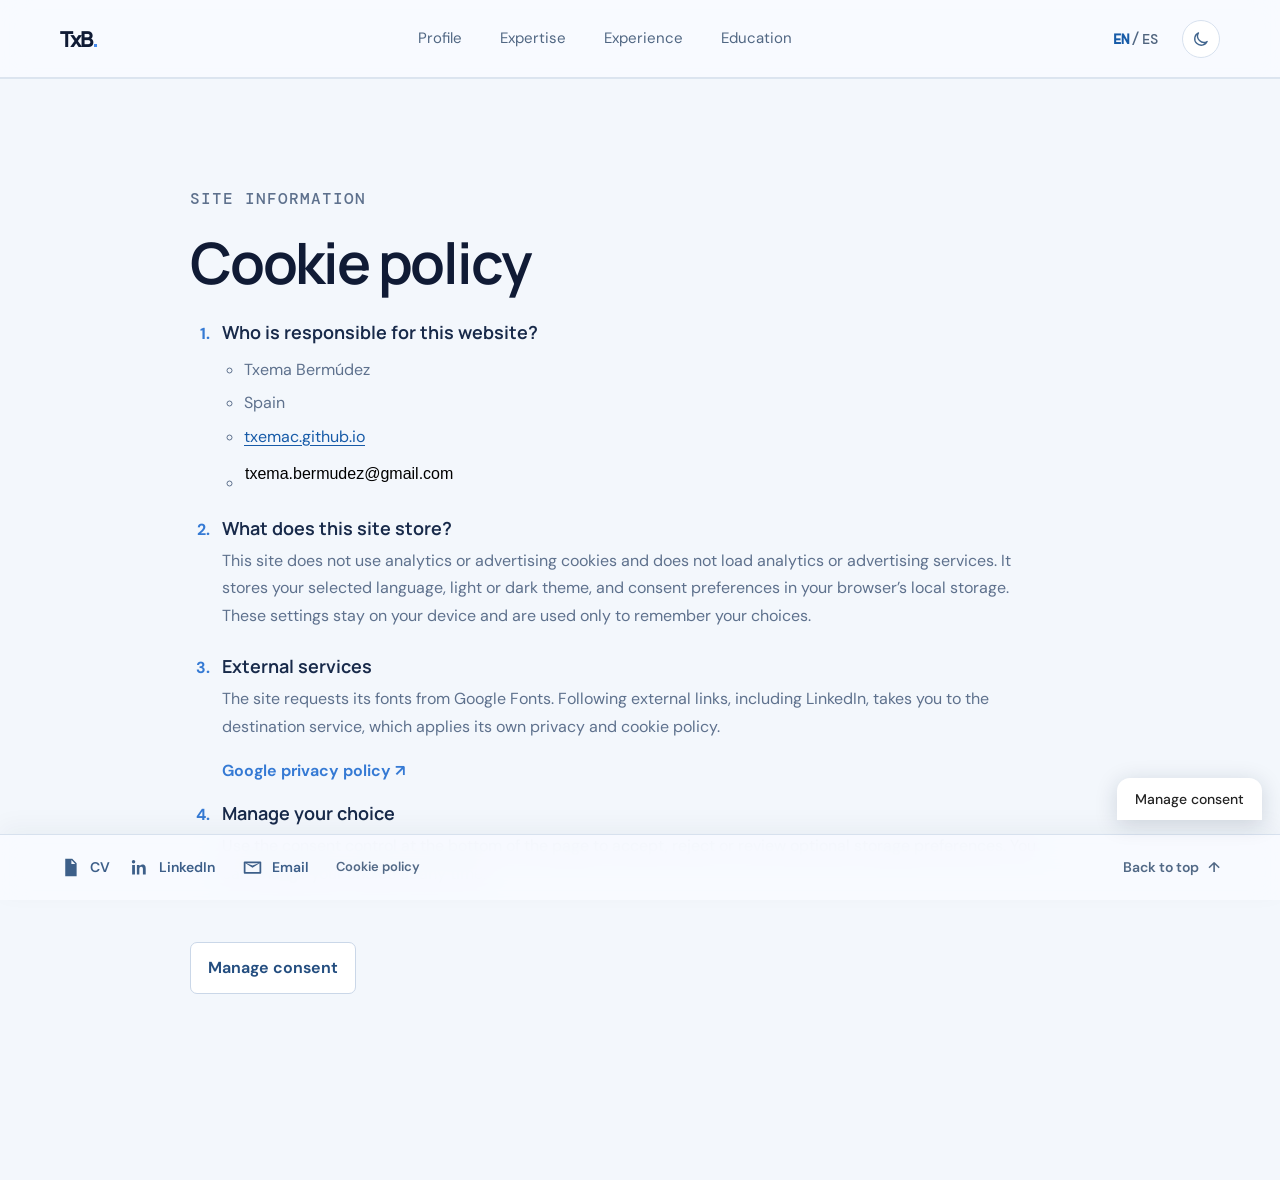
<file: cookies.html>
<!doctype html>
<html lang="en"><head><meta charset="utf-8"><meta name="viewport" content="width=device-width,initial-scale=1"><meta name="theme-color" content="#101b35"><meta name="description" content="Txema Bermúdez — Software Engineer specialising in Python backend systems, distributed architectures and generative AI."><title>Cookie policy · Txema Bermúdez</title><link rel="icon" href="/favicon.ico?v=3" sizes="16x16 32x32" type="image/x-icon"><link rel="icon" type="image/png" sizes="16x16" href="/favicon-16.png?v=3"><link rel="icon" type="image/png" sizes="32x32" href="/favicon-32.png?v=3"><link rel="icon" type="image/svg+xml" href="/assets/favicon.svg?v=3"><link rel="apple-touch-icon" sizes="180x180" href="/apple-touch-icon.png?v=3"><link rel="mask-icon" href="/assets/safari-pinned-tab.svg?v=1" color="#172748"><link rel="preconnect" href="https://fonts.googleapis.com"><link rel="preconnect" href="https://fonts.gstatic.com" crossorigin><link href="https://fonts.googleapis.com/css2?family=DM+Mono:wght@400;500&family=DM+Sans:wght@400;500;600;700&family=Manrope:wght@400;500;600;700;800&display=swap" rel="stylesheet"><script>(function(){try{var t=localStorage.getItem("txb-theme");if(t!=="dark"&&t!=="light")t=window.matchMedia("(prefers-color-scheme: dark)").matches?"dark":"light";document.documentElement.dataset.theme=t}catch(e){document.documentElement.dataset.theme="light"}})();</script><link rel="stylesheet" href="styles.css"></head><body data-page="cookies"><a class="skip-link" href="#main" data-en="Skip to main content" data-es="Saltar al contenido principal">Skip to main content</a><header class="topbar"><a class="wordmark" href="index.html#home">TxB<span>.</span></a><nav aria-label="Main navigation"><a href="index.html#about" data-en="Profile" data-es="Perfil">Profile</a><a href="index.html#skills" data-en="Expertise" data-es="Especialidades">Expertise</a><a href="index.html#experience" data-en="Experience" data-es="Experiencia">Experience</a><a href="index.html#education" data-en="Education" data-es="Formación">Education</a></nav><div class="header-controls"><nav class="lang-switch" aria-label="Language selector"><button class="active" data-lang="en" aria-pressed="true">EN</button><span>/</span><button data-lang="es" aria-pressed="false">ES</button></nav><button class="theme-toggle" id="themeToggle" type="button" aria-label="Switch to dark mode" title="Switch to dark mode"><svg class="theme-icon icon-moon" viewBox="0 0 24 24" aria-hidden="true"><path d="M20.2 15.4A8.5 8.5 0 0 1 8.6 3.8 8.7 8.7 0 1 0 20.2 15.4Z"/></svg><svg class="theme-icon icon-sun" viewBox="0 0 24 24" aria-hidden="true"><circle cx="12" cy="12" r="4"/><path d="M12 2v2m0 16v2M4.93 4.93l1.42 1.42m11.3 11.3 1.42 1.42M2 12h2m16 0h2M4.93 19.07l1.42-1.42m11.3-11.3 1.42-1.42"/></svg></button></div></header><main id="main"><section class="section cookie-policy" id="cookies" aria-labelledby="cookie-policy-title"><div class="wrap cookie-copy"><p class="eyebrow" data-en="SITE INFORMATION" data-es="INFORMACIÓN DEL SITIO">SITE INFORMATION</p><h2 id="cookie-policy-title" data-en="Cookie policy" data-es="Política de cookies">Cookie policy</h2><ol class="cookie-policy-list"><li><h3 data-en="Who is responsible for this website?" data-es="¿Quién es responsable de esta web?">Who is responsible for this website?</h3><ul class="cookie-contact"><li>Txema Bermúdez</li><li data-en="Spain" data-es="España">Spain</li><li><a href="https://txemac.github.io/" target="_blank" rel="noopener noreferrer">txemac.github.io</a></li><li><a class="email-image-link" href="mailto:txema&#46;bermudez&#64;gmail&#46;com" aria-label="Email Txema Bermúdez"><img src="data:image/svg+xml,%3Csvg%20xmlns%3D%22http%3A%2F%2Fwww.w3.org%2F2000%2Fsvg%22%20width%3D%22226%22%20height%3D%2230%22%20viewBox%3D%220%200%20226%2030%22%3E%3Ctext%20x%3D%221%22%20y%3D%2221%22%20font-family%3D%22Arial%2Csans-serif%22%20font-size%3D%2216%22%20fill%3D%22%2523175ba8%22%3Etxema.bermudez%40gmail.com%3C%2Ftext%3E%3C%2Fsvg%3E" alt="Email Txema Bermúdez" width="226" height="30"></a></li></ul></li><li><h3 data-en="What does this site store?" data-es="¿Qué almacena esta web?">What does this site store?</h3><p data-en="This site does not use analytics or advertising cookies and does not load analytics or advertising services. It stores your selected language, light or dark theme, and consent preferences in your browser’s local storage. These settings stay on your device and are used only to remember your choices." data-es="Esta web no utiliza cookies de analítica o publicidad ni carga servicios de seguimiento o anuncios. Guarda en el almacenamiento local de tu navegador el idioma, el tema claro u oscuro y tus preferencias de consentimiento. Estos ajustes permanecen en tu dispositivo y solo se usan para recordar tus elecciones.">This site does not use analytics or advertising cookies and does not load analytics or advertising services. It stores your selected language, light or dark theme, and consent preferences in your browser’s local storage. These settings stay on your device and are used only to remember your choices.</p></li><li><h3 data-en="External services" data-es="Servicios externos">External services</h3><p data-en="The site requests its fonts from Google Fonts. Following external links, including LinkedIn, takes you to the destination service, which applies its own privacy and cookie policy." data-es="La web solicita sus tipografías a Google Fonts. Al seguir enlaces externos, incluido LinkedIn, accedes al servicio de destino, que aplica su propia política de privacidad y cookies.">The site requests its fonts from Google Fonts. Following external links, including LinkedIn, takes you to the destination service, which applies its own privacy and cookie policy.</p><a class="cookie-external" href="https://policies.google.com/privacy" target="_blank" rel="noopener noreferrer" data-en="Google privacy policy ↗" data-es="Política de privacidad de Google ↗">Google privacy policy ↗</a></li><li><h3 data-en="Manage your choice" data-es="Gestiona tu elección">Manage your choice</h3><p data-en="Use the consent control at the bottom of the page to accept, reject or review optional storage preferences. You can change your choice at any time." data-es="Usa el control de consentimiento al pie de la página para aceptar, rechazar o revisar las preferencias de almacenamiento opcional. Puedes cambiar tu elección en cualquier momento.">Use the consent control at the bottom of the page to accept, reject or review optional storage preferences. You can change your choice at any time.</p></li></ol><button class="consent-manage-inline" id="consentManageInline" type="button" data-en="Manage consent" data-es="Gestionar consentimiento">Manage consent</button></div></section></main><button class="consent-launcher" id="consentLauncher" hidden type="button" aria-haspopup="dialog" aria-controls="consentDialog" data-en="Manage consent" data-es="Gestionar consentimiento">Manage consent</button><dialog class="consent-dialog" id="consentDialog" aria-labelledby="consent-title" aria-describedby="consent-description"><div class="consent-panel"><button class="consent-close" id="consentClose" type="button" aria-label="Close consent settings" data-en-aria-label="Close consent settings" data-es-aria-label="Cerrar ajustes de consentimiento">×</button><h2 id="consent-title" data-en="Manage consent" data-es="Gestionar consentimiento">Manage consent</h2><p id="consent-description" data-en="This site stores essential preferences for language, appearance and consent. It does not use analytics or advertising cookies. You can accept or reject optional storage, or review your preferences." data-es="Esta web guarda preferencias esenciales de idioma, apariencia y consentimiento. No utiliza cookies de analítica o publicidad. Puedes aceptar o rechazar el almacenamiento opcional o revisar tus preferencias.">This site stores essential preferences for language, appearance and consent. It does not use analytics or advertising cookies. You can accept or reject optional storage, or review your preferences.</p><div class="consent-actions"><button class="consent-accept" id="consentAccept" type="button" data-en="Accept" data-es="Aceptar">Accept</button><button class="consent-reject" id="consentReject" type="button" data-en="Reject" data-es="Rechazar">Reject</button><button class="consent-preferences-toggle" id="consentPreferencesToggle" type="button" aria-expanded="false" aria-controls="consentPreferences" data-en="View preferences" data-es="Ver preferencias">View preferences</button></div><div class="consent-preferences" id="consentPreferences" hidden><h3 data-en="Storage preferences" data-es="Preferencias de almacenamiento">Storage preferences</h3><div class="consent-choice"><span><b data-en="Essential" data-es="Esencial">Essential</b><small data-en="Required to remember your language, theme and consent." data-es="Necesario para recordar el idioma, el tema y el consentimiento.">Required to remember your language, theme and consent.</small></span><input type="checkbox" checked disabled aria-label="Essential storage is always active" data-en-aria-label="Essential storage is always active" data-es-aria-label="El almacenamiento esencial siempre está activo"></div><div class="consent-choice"><label for="analyticsConsent"><b data-en="Analytics" data-es="Analítica">Analytics</b><small data-en="Optional measurement. No analytics tool is currently loaded on this site." data-es="Medición opcional. Actualmente esta web no carga ninguna herramienta de analítica.">Optional measurement. No analytics tool is currently loaded on this site.</small></label><input id="analyticsConsent" type="checkbox"></div><button class="consent-save" id="consentSave" type="button" data-en="Save preferences" data-es="Guardar preferencias">Save preferences</button></div><a class="consent-policy-link" href="cookies.html" id="consentPolicyLink" data-en="Cookie policy" data-es="Política de cookies">Cookie policy</a></div></dialog><footer class="bottom-bar"><a class="social-cv" href="/cv.pdf" target="_blank" rel="noopener noreferrer" aria-label="CV PDF"><svg viewBox="0 0 24 24" aria-hidden="true"><path d="M6 2h8l5 5v15H6V2zm7 1.5V8h4.5L13 3.5zM9 12h7v1.5H9zm0 4h7v1.5H9z"/></svg><span>CV</span></a><a class="social-linkedin" href="https://www.linkedin.com/in/josemariabermudez/?locale=en-US" target="_blank" rel="noopener noreferrer" aria-label="LinkedIn profile"><svg viewBox="0 0 24 24" aria-hidden="true"><path d="M5.2 3.5a2 2 0 1 1-.01 4.01 2 2 0 0 1 .01-4.01ZM3.6 9h3.2v11H3.6zM9 9h3.1v1.5h.05A3.4 3.4 0 0 1 15.2 8.7c3.3 0 3.9 2.1 3.9 4.8V20h-3.2v-5.8c0-1.4-.03-3.1-1.9-3.1s-2.2 1.5-2.2 3V20H9z"/></svg><span>LinkedIn</span></a><a href="mailto:txema.bermudez@gmail.com" aria-label="Email Txema Bermúdez"><svg viewBox="0 0 24 24" aria-hidden="true"><path d="M3 5h18a1 1 0 0 1 1 1v12a1 1 0 0 1-1 1H3a1 1 0 0 1-1-1V6a1 1 0 0 1 1-1Zm9 7.2L4 7v10h16V7l-8 5.2Zm0-2.4L19 7H5l7 2.8Z"/></svg><span>Email</span></a><a class="cookie-link" href="cookies.html" data-en="Cookie policy" data-es="Política de cookies">Cookies</a><a class="back-top" href="index.html#home"><span data-en="Back to top" data-es="Volver arriba">Back to top</span> ↑</a></footer><script src="script.js"></script></body></html>
</file>
<file: styles.css>
:root{--ink:#101b35;--ink2:#182a4a;--paper:#f3f7fc;--white:#fff;--muted:#5e718d;--line:#dce5f0;--blue:#4d91ef;--cyan:#42c9df;--blue-pale:#e8f1ff;--sans:'DM Sans',sans-serif;--display:Manrope,sans-serif;--mono:'DM Mono',monospace;--serif:Georgia,'Times New Roman',serif}*{box-sizing:border-box}html{scroll-behavior:smooth;scroll-padding-top:92px}body{margin:0;padding-bottom:78px;background:var(--paper);color:var(--ink);font:16px/1.72 var(--sans)}a{color:inherit;text-decoration:none}button,input,textarea{font:inherit}.wrap{width:min(1160px,calc(100% - 64px));margin:auto}.topbar{position:sticky;top:0;z-index:20;height:78px;padding:0 max(32px,calc((100vw - 1160px)/2));display:flex;align-items:center;justify-content:space-between;border-bottom:1px solid #dce4ef;background:#f8faffed;backdrop-filter:blur(14px)}.wordmark{font:800 22px var(--display);letter-spacing:-1.5px}.wordmark span{color:#4388eb}.topbar nav{display:flex;gap:29px;color:#516783;font-size:15px}.topbar nav a:hover,.footer a:hover{color:#2877df}.lang-switch{display:flex;gap:7px;align-items:center;color:#91a0b5;font:500 14px var(--mono)}.lang-switch button{border:0;padding:7px 3px;background:none;color:#71839c;font:500 14px var(--mono);cursor:pointer}.lang-switch button.active{color:#1c65c2;font-weight:700}.hero{min-height:690px;position:relative;display:grid;grid-template-columns:1.04fr .96fr;align-items:center;padding:60px 0 126px}.hero-copy{z-index:1;padding:12px 0 28px}.eyebrow{font:500 13px/1.5 var(--mono);letter-spacing:1px;color:#73839a;margin:0 0 21px}.hero .eyebrow{color:#526b8b}.hero .eyebrow i,.in-progress i{display:inline-block;width:8px;height:8px;background:#4d90f0;border-radius:50%;margin:0 10px 1px 0;box-shadow:0 0 0 4px #dceaff}h1,h2{font-family:var(--display);letter-spacing:-2.2px;line-height:1.08}h1{font-size:clamp(48px,4.8vw,64px);margin:0 0 27px;font-weight:700}h1 em,h2 em{font-family:var(--serif);font-weight:400;color:#357ad4}.intro{font-size:18px;color:#566780;max-width:550px;line-height:1.8;margin:0 0 29px}.hero-actions{display:flex;gap:13px;flex-wrap:wrap}.button{min-height:51px;padding:0 21px;display:inline-flex;align-items:center;gap:22px;font-size:15px;font-weight:700;transition:transform .2s,background .2s;border:0;cursor:pointer}.button:hover{transform:translateY(-2px)}.primary{background:#172748;color:white}.primary:hover{background:#234477}.secondary{border:1px solid #c8d4e5}.hero-meta{display:flex;gap:26px;margin-top:38px;color:#6d7d94;font:13px var(--mono)}.hero-meta span+span:before{content:'·';margin-right:25px;color:#9aabc1}.hero-art{height:420px;position:relative;display:grid;place-items:center}.orbit{position:absolute;border:1px solid #cbd9ec;border-radius:50%}.o1{width:340px;height:340px}.o2{width:245px;height:245px;border-style:dashed}.orbit-core{width:146px;height:146px;border-radius:50%;background:#172748;color:white;display:flex;flex-direction:column;align-items:center;justify-content:center;box-shadow:0 22px 46px #152c4e25;z-index:2}.orbit-core b{font:800 34px var(--display);letter-spacing:-2px}.orbit-core small{font:13px/1.6 var(--mono);text-align:center;letter-spacing:1px;color:#bcd4ff}.orbit-tag{position:absolute;background:white;padding:10px 14px;box-shadow:0 8px 24px #172c4e12;font:13px var(--mono);letter-spacing:.4px;z-index:3}.orbit-tag b{color:#347ddd;margin-left:8px;font-weight:500}.t1{top:49px;left:calc(50% - 27px)}.t2{right:3px;top:184px}.t3{bottom:48px;left:calc(50% - 30px)}.t4{left:0;top:185px}.orbit-caption{position:absolute;right:-4px;bottom:5px;font:13px var(--mono);letter-spacing:.8px;color:#7386a2}.hero-stats{position:absolute;bottom:0;left:0;right:0;min-height:91px;border-top:1px solid var(--line);display:flex;align-items:center;gap:60px}.hero-stats>div{display:flex;align-items:center;gap:14px}.hero-stats b{font:700 32px var(--display);letter-spacing:-1px}.hero-stats b span{color:#3781e2}.hero-stats small{max-width:110px;font:13px/1.5 var(--mono);letter-spacing:.2px;color:#6f8098}.scroll-hint{margin-left:auto;color:#71829a;font:13px var(--mono);letter-spacing:.5px}.section{padding:108px 0;scroll-margin-top:78px}.profile,.education{background:#fff}.two-col{display:grid;grid-template-columns:.8fr 1.2fr;gap:100px}.section h2{font-size:clamp(40px,4.6vw,57px);margin:0;font-weight:650}.profile-text{padding-top:32px;max-width:680px}.profile-text>p{color:#5f7087}.profile-text .lead{font:21px/1.6 var(--display);color:#263b59;letter-spacing:-.3px}.chips{display:flex;gap:9px;flex-wrap:wrap;margin-top:23px}.chips span{border:1px solid #d8e3f1;border-radius:30px;padding:7px 14px;color:#526782;font-size:14px}.ai-note{margin-top:29px;padding:22px 22px 21px 59px;background:#f1f6ff;border:1px solid #dce8f9;position:relative}.ai-spark{position:absolute;left:21px;top:21px;color:#4388e8;font-size:23px}.ai-note .eyebrow{margin:0 0 8px;color:#5276a4;font-size:13px}.ai-note h3{font:650 18px var(--display);margin:0 0 7px}.ai-note div>p:last-child{font-size:15px;line-height:1.75;color:#5b6d85;margin:0}.in-progress{display:block;margin-top:15px;color:#2871ce;font:13px var(--mono);letter-spacing:.5px}.in-progress i{width:7px;height:7px;margin-right:7px;box-shadow:0 0 0 3px #dceaff}.profile-skills{display:flex;gap:10px;flex-wrap:wrap;align-items:center;margin:23px 0 0;font-size:13px}.profile-skills>span{font:13px var(--mono);color:#6c7f99;margin-right:4px}.profile-skills b{border:1px solid #d8e3f1;border-radius:22px;padding:5px 12px;color:#385b89;font-weight:600}.section-heading{display:flex;align-items:end;justify-content:space-between;margin-bottom:47px}.section-heading .eyebrow{margin-bottom:17px}.section-note{font:13px/1.7 var(--mono);letter-spacing:.5px;color:#72839a;text-align:right}.skills{background:#111e3a;color:#f6f8fc}.skills .eyebrow{color:#b7c8e0}.skills h2 em{color:#8ebcff}.skills .section-note{color:#adbed6}.skill-grid{display:grid;grid-template-columns:repeat(3,minmax(0,1fr));gap:18px}.skill-card{min-height:328px;text-align:center;padding:26px 21px 23px;background:#172747;border:1px solid #ffffff1f;display:flex;flex-direction:column;align-items:center;justify-content:flex-start}.dial{width:166px;height:166px;position:relative;margin-bottom:14px}.dial svg{width:100%;height:100%;overflow:visible}.dial-track,.dial-arc{fill:none;stroke-width:8;transform:rotate(135deg);transform-origin:74px 74px}.dial-track{stroke:#ffffff20;stroke-dasharray:75% 25%}.dial-arc{stroke-linecap:round;transition:stroke-dashoffset .6s}.dial-needle{stroke:#dcecff;stroke-width:2.5;stroke-linecap:round}.dial-hub{fill:#dcecff}.dial-value{position:absolute;inset:0;display:flex;flex-direction:column;align-items:center;justify-content:center;pointer-events:none}.dial-value b{font:700 34px var(--display);letter-spacing:-1px}.dial-value b small{font-size:15px;color:#a9bfdf;letter-spacing:0}.dial-value span{font-size:14px;color:#a9bfdf}.skill-card h3{font:650 18px var(--display);margin:3px 0 6px}.skill-card>p{font-size:14px;line-height:1.6;color:#bccbe0;margin:0}.legend{display:flex;gap:20px;flex-wrap:wrap;margin-top:27px;color:#c2cee0;font:13px var(--mono)}.skill-footnote{font-size:14px;color:#b2bfd1;margin:14px 0 0}.experience{background:#eff4fb}.timeline{border-top:1px solid #d5dfec}.job{border-bottom:1px solid #d5dfec;background:transparent;scroll-margin-top:90px}.job[open]{background:#f7faff}.job summary{list-style:none;cursor:pointer;display:grid;grid-template-columns:205px 1fr 215px 26px;gap:20px;align-items:center;padding:24px 17px;min-height:102px}.job summary::-webkit-details-marker{display:none}.job summary:hover{background:#f7faff}.job-period{font:13px var(--mono);color:#657892;letter-spacing:.1px}.job-head{display:flex;flex-direction:column;gap:3px}.job-title{font:650 18px/1.4 var(--display);letter-spacing:-.2px}.job-company{font-size:15px;color:#47678f}.job-company i{font-style:normal;color:#74859b}.job-sector{justify-self:end;border:1px solid #d2deed;border-radius:20px;padding:6px 11px;font:13px var(--mono);letter-spacing:.1px;color:#5d7392;text-align:center}.expand{width:24px;height:24px;border:1px solid #bfd0e4;border-radius:50%;position:relative;flex:none}.expand:before,.expand:after{content:'';position:absolute;background:#357bd4;left:6px;right:6px;top:11px;height:2px}.expand:after{transform:rotate(90deg);transition:transform .2s}.job[open] .expand:after,.project-card[open] .expand:after{transform:rotate(0)}.job-details{padding:0 72px 29px 242px;color:#536a88;font-size:16px}.job-summary{color:#344d6e;font-size:17px;margin:0 0 9px}.job-details ul{padding-left:21px;margin:0 0 18px}.job-details li{padding:3px 0}.stack-label{font:13px var(--mono);letter-spacing:.6px;color:#314e75;margin:19px 0 10px}.tech-tags{display:flex;gap:8px;flex-wrap:wrap}.tech-tags span{border:1px solid #d1deed;background:#fff;color:#486382;padding:5px 11px;border-radius:20px;font-size:14px}.stack-note{margin:20px 0 0;color:#718198;font-size:14px;line-height:1.7}.education{background:#fff}.education .section-heading{margin-bottom:36px}.education-grid{display:grid;grid-template-columns:repeat(2,minmax(0,1fr));gap:16px}.education-card,.project-card{border:1px solid #dce4ef;background:#f8faff;padding:24px 25px}.education-card{min-height:170px}.card-index{display:block;font:13px var(--mono);letter-spacing:.5px;color:#55739b;margin-bottom:17px}.education-card h3,.project-card h3{font:650 19px/1.45 var(--display);margin:0 0 8px}.education-card p,.project-sub{font-size:15px;color:#6b7d94;margin:0}.project-card{grid-column:span 1;padding:0}.project-card summary{list-style:none;cursor:pointer;position:relative;padding:23px 58px 23px 25px}.project-card summary::-webkit-details-marker{display:none}.project-card summary .card-index{margin-bottom:12px}.project-card summary .expand{position:absolute;right:22px;top:calc(50% - 12px)}.project-details{padding:0 25px 25px;color:#586e89;font-size:15px}.project-details p{margin:0 0 13px}.project-details ul{padding-left:21px;margin:0 0 16px}.project-details li{padding:4px 0}.paper-link{display:inline-block;margin-top:18px;color:#286fc7;font-weight:700;text-decoration:underline;text-underline-offset:4px}.homelab-grid{display:grid;grid-template-columns:repeat(3,1fr);gap:10px;margin-top:18px}.homelab-grid>div{padding:13px;background:#fff;border:1px solid #dce4ef;display:flex;flex-direction:column;gap:2px}.homelab-grid b{color:#294a77;font-size:15px}.homelab-grid span{font-size:14px;color:#72839a}.contact{background:#bcd4ff;padding:82px 0}.contact-layout{display:grid;grid-template-columns:.9fr 1.1fr;gap:70px;align-items:start}.contact .eyebrow{color:#375782}.contact h2{font-size:clamp(39px,4.4vw,55px);margin:0}.contact h2 em{color:#285da4}.contact-copy>p:last-child{font-size:16px;color:#415c81;margin-top:23px}.contact-form{padding:25px;background:#fafdff;border:1px solid #ffffffa8;display:grid;gap:15px}.contact-form label{display:grid;gap:6px;color:#405a7c;font-size:14px;font-weight:600}.contact-form input,.contact-form textarea{width:100%;border:1px solid #cbd9ec;background:#fff;padding:11px 12px;color:#172748;border-radius:0;outline:none;font-size:16px}.contact-form input:focus,.contact-form textarea:focus{border-color:#4c8fe9;box-shadow:0 0 0 3px #4c8fe925}.contact-form textarea{resize:vertical;min-height:115px}.contact-form .button{justify-self:start}.form-note{font-size:14px;color:#647995;margin:0}.bottom-bar{position:fixed;z-index:30;bottom:0;left:0;right:0;min-height:66px;padding:8px max(28px,calc((100vw - 1160px)/2));display:flex;align-items:center;gap:27px;background:#f8faffed;border-top:1px solid #d7e1ee;backdrop-filter:blur(14px);box-shadow:0 -8px 25px #1a34500b}.bottom-bar a{display:flex;align-items:center;gap:9px;color:#3d5f89;font-size:14px;font-weight:600}.bottom-bar a:hover{color:#1f70d2}.bottom-bar svg{width:21px;height:21px;fill:currentColor}.bottom-bar .back-top{margin-left:auto;color:#526986}.footer{display:none}
@media(max-width:900px){.wrap{width:min(100% - 44px,700px)}.topbar{padding:0 22px}.topbar nav{gap:17px}.hero{grid-template-columns:1fr;padding-top:73px;padding-bottom:120px}.hero-art{position:absolute;right:-115px;top:90px;transform:scale(.72);transform-origin:top right;opacity:.26;pointer-events:none}.hero-copy{max-width:590px}.hero-stats{gap:22px}.hero-stats>div{gap:8px}.hero-stats b{font-size:27px}.hero-stats small{font-size:13px;max-width:90px}.scroll-hint{display:none}.two-col{grid-template-columns:1fr;gap:28px}.profile-text{padding-top:0}.section{padding:84px 0}.skill-grid{grid-template-columns:repeat(2,minmax(0,1fr))}.job summary{grid-template-columns:170px 1fr 26px;gap:15px}.job-sector{grid-column:2;justify-self:start;grid-row:2}.job summary>.expand{grid-column:3;grid-row:1}.job-details{padding:0 45px 25px 200px}.education-grid{gap:12px}.contact-layout{gap:32px}}
@media(max-width:600px){body{font-size:16px;padding-bottom:74px}.wrap{width:calc(100% - 36px)}.topbar{height:68px;padding:0 17px}.topbar nav{gap:13px;font-size:14px}.topbar nav a:last-child{display:none}.lang-switch{gap:5px}.lang-switch button{font-size:14px}.hero{min-height:690px;padding-top:63px}.hero-art{right:-155px;top:47px;transform:scale(.58);opacity:.17}.hero h1{font-size:clamp(32px,10vw,50px)}.intro{font-size:17px}.hero-meta{font-size:13px;gap:10px;flex-wrap:wrap}.hero-meta span+span:before{margin-right:10px}.hero-stats{min-height:83px;gap:12px}.hero-stats>div{display:block}.hero-stats b{display:block;font-size:24px;line-height:1.1}.hero-stats small{display:block;font-size:13px;line-height:1.3;max-width:80px;margin-top:5px}.section{padding:72px 0}.section-heading{display:block;margin-bottom:32px}.section-heading .section-note{display:block;text-align:left;padding-top:14px}.section h2{font-size:41px}.profile-text .lead{font-size:19px}.ai-note{padding:21px 16px 19px 48px}.ai-spark{left:15px;top:18px}.in-progress{margin-top:12px}.profile-skills{gap:7px}.profile-skills>span{width:100%}.skill-grid{grid-template-columns:repeat(2,minmax(0,1fr));gap:10px}.skill-card{min-height:280px;padding:18px 11px}.dial{width:143px;height:143px}.skill-card h3{font-size:16px}.skill-card>p{font-size:14px}.legend{gap:10px;font-size:13px}.skill-footnote{font-size:14px}.job summary{grid-template-columns:1fr 27px;gap:6px 10px;padding:17px 10px;min-height:auto}.job-period{grid-column:1/-1;font-size:13px}.job-head{grid-column:1;grid-row:2}.job-title{font-size:17px}.job-company{font-size:15px}.job-sector{grid-column:1;grid-row:3;font-size:13px;justify-self:start;margin-top:4px}.job summary>.expand{grid-column:2;grid-row:2}.job-details{padding:0 13px 22px;font-size:16px}.job-summary{font-size:16px}.tech-tags span{font-size:14px}.stack-note{font-size:14px}.education-grid{grid-template-columns:1fr}.education-card,.project-card{grid-column:1}.education-card{min-height:0}.education-card h3,.project-card h3{font-size:18px}.homelab-grid{grid-template-columns:repeat(2,1fr)}.project-details{font-size:15px;padding-left:18px;padding-right:18px}.project-card summary{padding-left:18px}.project-card summary .expand{right:16px}.contact{padding:65px 0}.contact-layout{grid-template-columns:1fr;gap:25px}.contact h2{font-size:38px}.contact-form{padding:19px}.bottom-bar{min-height:64px;padding:8px 16px;gap:20px}.bottom-bar a{font-size:14px}.bottom-bar svg{width:21px;height:21px}.bottom-bar .back-top{margin-left:auto}}
@media(max-width:380px){.topbar nav{gap:9px;font-size:13px}.topbar nav a:nth-child(2){display:none}.hero h1{font-size:clamp(32px,10vw,50px)}.hero-stats{gap:8px}.hero-stats small{font-size:12px}.skill-card{padding:15px 7px}.dial{width:130px;height:130px}.skill-card h3{font-size:15px}.bottom-bar{gap:13px;padding:8px 11px}}
@media(prefers-reduced-motion:reduce){html{scroll-behavior:auto}*,*:before,*:after{transition:none!important}}
.paper-links{display:flex;gap:12px 24px;flex-wrap:wrap;margin-top:15px}.paper-links .paper-link{margin-top:0}
.paper-authors{display:block;margin:-2px 0 8px;color:#566f91;font-size:14px;line-height:1.55}
/* Expertise returns to the compact four-step skill bars. */
.skills .skill-list{display:flex;flex-direction:column;max-width:940px;border-top:1px solid #ffffff27}
.skills .skill-row{display:grid;grid-template-columns:minmax(0,1fr) 128px 120px;gap:24px;align-items:center;padding:18px 0;border-bottom:1px solid #ffffff27}
.skills .skill-info h3{font:650 17px/1.4 var(--display);margin:0 0 3px;color:#f5f8ff}
.skills .skill-info p{font-size:15px;line-height:1.55;color:#bac9df;margin:0}
.skills .meter{display:flex;gap:6px}
.skills .meter i{height:7px;flex:1;background:#ffffff2e;border-radius:5px}
.skills .meter[data-level="1"] i:nth-child(-n+1),.skills .meter[data-level="2"] i:nth-child(-n+2),.skills .meter[data-level="3"] i:nth-child(-n+3),.skills .meter[data-level="4"] i:nth-child(-n+4){background:#78adff}
.skills .skill-level{font:13px var(--mono);letter-spacing:.4px;color:#c8d9f1;text-align:right}
.skills .legend{max-width:940px;margin-top:25px}
.skills .legend>span{display:flex;align-items:center;gap:5px}
.content-group{margin-top:35px}
.group-title{font:650 22px var(--display);letter-spacing:-.4px;margin:0 0 15px;color:#1d3558}
.education-grid{margin-bottom:0}
.project-list{display:grid;grid-template-columns:repeat(2,minmax(0,1fr));gap:14px}
.project-list .project-card{grid-column:auto}
@media(max-width:900px){.skills .skill-list{max-width:none}.skills .skill-row{grid-template-columns:minmax(0,1fr) 110px 105px;gap:16px}}
@media(max-width:600px){.skills .skill-row{grid-template-columns:minmax(0,1fr) 92px;gap:8px 13px;padding:17px 0}.skills .skill-info{grid-row:1/3}.skills .skill-info h3{font-size:16px}.skills .skill-info p{font-size:14px}.skills .meter{grid-column:2;grid-row:1}.skills .skill-level{grid-column:2;grid-row:2;font-size:13px}.skills .legend{gap:9px 14px}.group-title{font-size:21px}.project-list{grid-template-columns:1fr}}
@media(max-width:380px){.skills .skill-row{grid-template-columns:minmax(0,1fr) 80px}.skills .skill-info h3{font-size:15px}.skills .skill-info p{font-size:13px}}

/* Backend system illustration */
.hero-art{height:440px;display:flex;align-items:center;justify-content:center;overflow:visible}
.system-diagram{width:100%;max-width:580px;height:auto;overflow:visible}
.diagram-node rect{fill:url(#node);stroke:#d8e6f7;stroke-width:1.2}
.diagram-node text{font:700 10px var(--mono);fill:#24456f;letter-spacing:.3px}
.diagram-node text.sub{font:500 9px var(--mono);fill:#7488a3}
.diagram-node text.tiny{font:500 7px var(--mono);fill:#a9c8f2;letter-spacing:.5px}
.diagram-node text.light{fill:#fff;font:700 11px var(--mono);letter-spacing:.4px}
.diagram-node text.light-sub{fill:#c8dcf8;font:500 10px var(--mono)}
.diagram-node .white-icon{fill:none;stroke:#a9c8f2;stroke-width:1.5;stroke-linecap:round;stroke-linejoin:round}
.diagram-node .brain{fill:none;stroke:#3783df;stroke-width:2;stroke-linecap:round;stroke-linejoin:round}
.flow-line{fill:none;stroke:#5b9cf1;stroke-width:2;stroke-dasharray:5 5;marker-end:url(#arrow);animation:flow 1.8s linear infinite}
.diagram-label{font:500 10px var(--mono);fill:#788ca7;letter-spacing:1.2px;text-anchor:middle}
@keyframes flow{to{stroke-dashoffset:-20}}
.form-honeypot{position:absolute!important;left:-10000px!important;width:1px!important;height:1px!important}
.contact-form button:disabled{opacity:.65;cursor:wait}
@media(max-width:900px){.hero-art{position:relative;right:auto;top:auto;transform:none;transform-origin:center;opacity:1;pointer-events:none;height:auto;min-height:0;margin:2px 0 16px}.system-diagram{width:100%;max-width:580px}}
@media(max-width:600px){.hero-art{right:auto;top:auto;transform:none;opacity:1;margin:0 0 14px}.system-diagram{width:100%;max-width:none}.diagram-node text{font-size:12px}.diagram-node text.sub{font-size:10px}.diagram-node text.tiny{font-size:8px}}

/* Clear system boundary and consistent line iconography for the architecture map. */
.hero-art{height:440px;display:flex;align-items:center;justify-content:center;overflow:visible}
.system-diagram{width:100%;max-width:650px;height:auto;overflow:visible}
.platform-boundary{fill:url(#platform);stroke:#bdd3ef;stroke-width:1.5;stroke-dasharray:5 6}
.boundary-label{font:600 10px var(--mono);fill:#6b85a7;letter-spacing:1.5px}
.sys-node rect,.client-node rect{fill:#fff;stroke:#d7e4f3;stroke-width:1.2}
.sys-node text,.client-node text{font:700 10px var(--mono);fill:#24456f;letter-spacing:.3px}
.sys-node text.sub,.client-node text.sub{font:500 9px var(--mono);fill:#788da8}
.sys-node text.light{fill:#fff}.sys-node text.light-sub{fill:#c8dcf8;font:500 9px var(--mono)}
.glyph{fill:none;stroke:#4489dc;stroke-width:1.8;stroke-linecap:round;stroke-linejoin:round}
.light-glyph{stroke:#bad6fb}
.flow-line{fill:none;stroke:#5595e8;stroke-width:1.8;stroke-dasharray:5 5;marker-end:url(#arrow);animation:flow 1.8s linear infinite}
.secondary-flow{opacity:.62;stroke-width:1.4;stroke-dasharray:3 5}
.diagram-caption{font:500 9px var(--mono);fill:#7b8fa9;letter-spacing:1.3px;text-anchor:middle}
.hero-stats{gap:70px}.hero-stats>div{min-width:165px}
@media(max-width:900px){.hero-art{position:relative;right:auto;top:auto;transform:none;opacity:1;height:auto;min-height:0;margin:2px 0 16px}.system-diagram{width:100%;max-width:650px}}
@media(max-width:600px){.hero-art{right:auto;top:auto;transform:none;opacity:1;margin:0 0 12px}.system-diagram{width:100%;max-width:none}.sys-node text,.client-node text{font-size:12px}.sys-node text.sub,.client-node text.sub{font-size:10px}}

/* Portfolio hero architecture: cloud boundary, fine line icons and quiet flow packets. */
.hero-art{height:440px;display:flex;align-items:center;justify-content:center;overflow:visible}
.system-diagram{display:block;width:100%;max-width:650px;height:auto;overflow:visible}
.cloud-boundary{fill:url(#cloudFill);stroke:#9dc4fb;stroke-width:1.6;}
.diagram-icon{fill:none;stroke:#1552a5;stroke-width:2.5;stroke-linecap:round;stroke-linejoin:round}
.diagram-icon .icon-fill{fill:#cfe5ff;stroke:none}
.flow-line{fill:none;stroke:#397fd0;stroke-width:1.8;stroke-linecap:round;stroke-linejoin:round}
.flow-packets circle{filter:drop-shadow(0 0 2px #fff);}
@media(max-width:900px){.hero-art{position:relative;right:auto;top:auto;transform:none;transform-origin:center;opacity:1;pointer-events:none;height:auto;min-height:0;margin:2px 0 16px}.system-diagram{width:100%;max-width:650px}}
@media(max-width:600px){.hero-art{right:auto;top:auto;transform:none;opacity:1;margin:0 0 12px}.system-diagram{width:100%;max-width:none}}
@media(prefers-reduced-motion:reduce){.flow-packets{display:none}}

/* Native hero diagram palette and line-art styling. */
.cloud-shape{fill:url(#cloudTint);opacity:.82}
.system-icon{fill:none;stroke:#174fae;stroke-width:6;stroke-linecap:round;stroke-linejoin:round}
.system-icon .icon-fill{fill:#b9d9ff;stroke:none}
.flow-lines use{fill:none;stroke:#347bd1;stroke-width:5.5;stroke-dasharray:7 9;stroke-linecap:round;stroke-linejoin:round}
.flow-packets circle{fill:#347bd1;filter:drop-shadow(0 0 3px #f3f7fc)}

/* Expertise cards: a clear 3 by 3 grid on desktop, stacked responsively. */
.skills .skill-list{display:grid;grid-template-columns:repeat(3,minmax(0,1fr));gap:16px;max-width:none;border:0}
.skills .skill-row{display:flex;min-width:0;min-height:196px;flex-direction:column;justify-content:space-between;gap:22px;padding:20px;background:#172747;border:1px solid #ffffff24;border-radius:10px;transition:transform .18s ease,border-color .18s ease,background .18s ease}
.skills .skill-row:hover{transform:translateY(-2px);background:#1a2d50;border-color:#ffffff45}
.skills .skill-info{min-width:0}
.skills .skill-info h3{margin:0 0 12px;color:#f5f8ff;font:650 18px/1.35 var(--display);letter-spacing:-.2px}
.skills .skill-techs{display:flex;flex-wrap:wrap;gap:6px}
.skills .skill-techs span{max-width:100%;padding:4px 8px;border:1px solid #ffffff19;border-radius:15px;background:#ffffff0b;color:#c5d4e9;font-size:13px;line-height:1.45;overflow-wrap:anywhere}
.skills .skill-meter-row{display:flex;align-items:center;gap:12px}
.skills .meter{display:flex;flex:1;gap:5px}
.skills .meter i{height:6px;flex:1;background:#ffffff25;border-radius:6px}
.skills .meter[data-level="1"] i:nth-child(-n+1),.skills .meter[data-level="2"] i:nth-child(-n+2),.skills .meter[data-level="3"] i:nth-child(-n+3),.skills .meter[data-level="4"] i:nth-child(-n+4){background:#78adff}
.skills .skill-level{min-width:82px;color:#c8d9f1;font:12px var(--mono);text-align:right}
@media(max-width:900px){.skills .skill-list{grid-template-columns:repeat(2,minmax(0,1fr))}}
@media(max-width:600px){.skills .skill-list{grid-template-columns:1fr;gap:11px}.skills .skill-row{min-height:0;padding:17px}.skills .skill-info h3{font-size:17px}.skills .skill-techs span{font-size:13px}}

.skills .skill-score{min-width:28px;color:#dce9fb;font:12px var(--mono);text-align:center}

.profile-focus{display:flex;justify-content:center;margin-top:0}
.profile-focus .ai-note{width:min(100%,820px);margin:42px auto 0}

/* Four-part proficiency bars: active segments map directly to each level. */
.skills .skill-meter-row{width:100%;margin-top:auto}
.skills .meter{display:grid;grid-template-columns:repeat(4,minmax(0,1fr));gap:6px;width:100%;height:9px}
.skills .meter i{display:block;height:9px;min-width:0;background:#ffffff2b;border-radius:8px}
.skills .meter[data-level="1"] i:nth-child(-n+1),.skills .meter[data-level="2"] i:nth-child(-n+2),.skills .meter[data-level="3"] i:nth-child(-n+3),.skills .meter[data-level="4"] i:nth-child(-n+4){background:linear-gradient(90deg,#72a8ff,#53c6e2)}

/* Keep card contents aligned consistently across each expertise row. */
.skills .skill-row{align-items:stretch;text-align:left}
.skills .skill-info{width:100%;text-align:left}
.skills .skill-info h3{min-height:1.35em}
.skills .skill-techs{min-height:62px;align-content:flex-start;align-items:flex-start}
@media(max-width:600px){.skills .skill-techs{min-height:0}}

/* Blend the original static diagram's white canvas into the page background. */
.hero-art{isolation:isolate}
.hero-art .system-diagram{mix-blend-mode:normal}


/* System-aware theme switch */
.header-controls{display:flex;align-items:center;gap:13px}
.theme-toggle{width:38px;height:38px;display:grid;place-items:center;padding:0;border:1px solid #d7e1ee;border-radius:50%;background:#fff;color:#41658e;cursor:pointer;transition:background .2s,border-color .2s,color .2s,transform .2s}
.theme-toggle:hover{transform:translateY(-1px);background:#eaf2ff;border-color:#a9c8f2}
.theme-icon{width:18px;height:18px;fill:none;stroke:currentColor;stroke-width:1.8;stroke-linecap:round;stroke-linejoin:round}
.theme-icon.icon-sun{display:none}
html[data-theme="dark"]{color-scheme:dark;--ink:#e8f0fc;--ink2:#cfdef3;--paper:#0c1424;--white:#142138;--muted:#a9bad2;--line:#2a3b56;--blue:#75aaff;--cyan:#5ccfe0;--blue-pale:#162945}
html[data-theme="dark"] body{background:var(--paper);color:var(--ink)}
html[data-theme="dark"] .topbar,html[data-theme="dark"] .bottom-bar{background:rgba(13,23,40,.92);border-color:#263953}
html[data-theme="dark"] .topbar nav,html[data-theme="dark"] .bottom-bar a,html[data-theme="dark"] .bottom-bar .back-top{color:#a9bad2}
html[data-theme="dark"] .lang-switch button{color:#a9bad2}
html[data-theme="dark"] .lang-switch button.active{color:#8db9ff}
html[data-theme="dark"] .theme-toggle{background:#172943;border-color:#365170;color:#ffd778}
html[data-theme="dark"] .theme-toggle:hover{background:#203a5c;border-color:#5a7ca7}
html[data-theme="dark"] .theme-icon.icon-moon{display:none}
html[data-theme="dark"] .theme-icon.icon-sun{display:block}
html[data-theme="dark"] .eyebrow,html[data-theme="dark"] .hero .eyebrow,html[data-theme="dark"] .section-note,html[data-theme="dark"] .hero-meta,html[data-theme="dark"] .hero-stats small{color:#9aacc5}
html[data-theme="dark"] .intro,html[data-theme="dark"] .profile-text,html[data-theme="dark"] .profile-text .lead{color:#c0cde0}
html[data-theme="dark"] h1 em,html[data-theme="dark"] h2 em{color:#86b5ff}
html[data-theme="dark"] .hero-stats,html[data-theme="dark"] .timeline,html[data-theme="dark"] .job{border-color:#2a3b56}
html[data-theme="dark"] .chips span,html[data-theme="dark"] .job-sector{color:#b7c8df;border-color:#354b69}
html[data-theme="dark"] .ai-note{background:#14243c;border-color:#2b4568}
html[data-theme="dark"] .ai-note .eyebrow{color:#93b9eb}
html[data-theme="dark"] .ai-note div>p:last-child{color:#b7c8df}
html[data-theme="dark"] .job[open],html[data-theme="dark"] .job summary:hover{background:#111f35}
html[data-theme="dark"] .job-period,html[data-theme="dark"] .job-company i,html[data-theme="dark"] .job-sector{color:#a9bad2}
html[data-theme="dark"] .job-company,html[data-theme="dark"] .job-details{color:#b8c9df}
html[data-theme="dark"] .job-summary{color:#dbe7f6}
html[data-theme="dark"] .education-card,html[data-theme="dark"] .project-card{background:#111f35;border-color:#2b3e5a}
html[data-theme="dark"] .education-card p,html[data-theme="dark"] .project-sub,html[data-theme="dark"] .paper-authors{color:#a9bad2}
html[data-theme="dark"] .project-details{color:#c1cfe1}
html[data-theme="dark"] .tech-tags span{background:#192b45;color:#c8d8ed;border-color:#344b6a}
html[data-theme="dark"] .skills .skill-row{background:#14243c;border-color:#2a3f5d}
html[data-theme="dark"] .skills .skill-row:hover{background:#192d4a;border-color:#42648b}
html[data-theme="dark"] .skills .skill-techs span{background:#ffffff08;border-color:#ffffff20;color:#c8d8ed}
html[data-theme="dark"] .contact{background:#122642}
html[data-theme="dark"] .contact .eyebrow,html[data-theme="dark"] .contact h2 em{color:#a9caff}
html[data-theme="dark"] .contact-copy>p:last-child{color:#b7c8df}
html[data-theme="dark"] .contact-form{background:#182a43;border-color:#314968}
html[data-theme="dark"] .contact-form label{color:#c5d4e8}
html[data-theme="dark"] .contact-form input,html[data-theme="dark"] .contact-form textarea{background:#0f1c30;border-color:#354c6a;color:#e8f0fc}
html[data-theme="dark"] .secondary{border-color:#405878;color:#d9e7f8}
html[data-theme="dark"] .system-diagram defs linearGradient#cloudTint stop{stop-color:#142b49}
html[data-theme="dark"] .system-diagram .system-icon{stroke:#78aaff}
html[data-theme="dark"] .system-diagram .system-icon .icon-fill{fill:#23466f}
html[data-theme="dark"] .system-diagram .flow-lines use{stroke:#72a8ff}
html[data-theme="dark"] .system-diagram .flow-packets circle{fill:#72a8ff;filter:drop-shadow(0 0 3px #0c1424)}
@media(max-width:600px){.header-controls{gap:8px}.theme-toggle{width:35px;height:35px}.lang-switch{gap:5px}}

html[data-theme="dark"] .group-title{color:#dbe7f6}
html[data-theme="dark"] .paper-link{color:#8db9ff}
html[data-theme="dark"] .paper-link:hover{color:#c4dcff}
html[data-theme="dark"] .form-note{color:#a9bad2}
html[data-theme="dark"] .card-index,html[data-theme="dark"] .stack-label{color:#a9caff}
html[data-theme="dark"] .expand{border-color:#496383}
html[data-theme="dark"] .expand:before,html[data-theme="dark"] .expand:after{background:#8db9ff}

/* Dark surfaces and readable foregrounds across alternating sections. */
html[data-theme="dark"] .profile,html[data-theme="dark"] .education{background:#0f1929}
html[data-theme="dark"] .experience{background:#111e31}
html[data-theme="dark"] .skills{background:#0b1627}
html[data-theme="dark"] .section-heading h2{color:#edf4ff}
html[data-theme="dark"] .experience .section-heading h2 em{color:#9bc4ff}
html[data-theme="dark"] .profile .section-heading h2 em,html[data-theme="dark"] .education .section-heading h2 em{color:#9bc4ff}
html[data-theme="dark"] .job-title{color:#edf4ff}
html[data-theme="dark"] .job-company{color:#a9caff}
html[data-theme="dark"] .skills{--meter-track:#3a4f6e;--meter-divider:#0b1627}
html:not([data-theme="dark"]){--meter-track:#354a69;--meter-divider:#172747}
.skills .meter{position:relative;display:block;flex:1;width:100%;height:14px;overflow:hidden;border-radius:999px;background:var(--meter-track,#354a69);box-shadow:inset 0 1px 2px #07132666}
.skills .meter-fill{display:block;height:100%;border-radius:inherit;background:linear-gradient(90deg,#80afff,#63d1df);transition:width .3s ease}
.skills .meter:after{content:"";position:absolute;inset:0;pointer-events:none;background:linear-gradient(90deg,transparent 24.25%,var(--meter-divider,#172747) 24.25% 25.75%,transparent 25.75% 49.25%,var(--meter-divider,#172747) 49.25% 50.75%,transparent 50.75% 74.25%,var(--meter-divider,#172747) 74.25% 75.75%,transparent 75.75%)}
/* Keyboard users get a visible focus ring and a direct path to the main content. */
.skip-link{position:fixed;z-index:100;top:10px;left:10px;transform:translateY(-160%);padding:10px 14px;background:#fff;color:#10213c;border:2px solid #226bd1;border-radius:6px;font-weight:700}
.skip-link:focus{transform:translateY(0)}
:where(a,button,summary,input,textarea):focus-visible{outline:3px solid #1878e8;outline-offset:3px}
html[data-theme="dark"] .skip-link{background:#15243c;color:#f1f6ff;border-color:#90bcff}
html[data-theme="dark"] :where(a,button,summary,input,textarea):focus-visible{outline-color:#9bc4ff}
.job-title{margin:0}

/* WCAG AA contrast tuning for smaller labels in the light palette. */
:root{--quiet-text:#4f617a;--link-blue:#175ba8}
.lang-switch button{color:#50647e}
.lang-switch button.active{color:#175ba8}
.hero-meta,.hero-stats small{color:#4f617a}
.eyebrow{color:#526985}
.ai-spark{color:#245fae}
.ai-note .eyebrow{color:#405f86}
.in-progress{color:#1b5ca8}
.job-period{color:#4f617a}
.job-company i{color:#52647b}
.job-sector{color:#4f6682}
.education-card p,.project-sub{color:#52647b}
.homelab-grid span{color:#52647b}
.form-note{color:#52647b}
.paper-authors{color:#4f6682}
/* The same secondary copy stays legible on dark section backgrounds. */
html[data-theme="dark"] .profile-text>p{color:#c0cde0}
html[data-theme="dark"] .ai-spark{color:#9bc4ff}
html[data-theme="dark"] .in-progress{color:#a9caff}
html[data-theme="dark"] .homelab-grid>div{background:#192b45;border-color:#354b69}
html[data-theme="dark"] .homelab-grid b{color:#dbe7f6}
html[data-theme="dark"] .homelab-grid span{color:#b7c8df}


/* Stable hero alignment across English and Spanish. */
.hero{align-items:start}
.hero-copy{align-self:start}
.hero h1{height:2.16em}
.hero-art{align-self:start;margin-top:32px}
@media(max-width:900px){
 .hero .intro{min-height:9em}
 .hero-art{margin-top:24px}
}
@media(max-width:600px){
 .hero .intro{min-height:14.4em}
}

/* More breathing room for the navigation and theme controls. */
.topbar>nav:not(.lang-switch){gap:38px}
.topbar .lang-switch{gap:1px}
.topbar .lang-switch button{padding-left:1px;padding-right:1px}
.header-controls{gap:23px}
@media(max-width:900px){.topbar>nav:not(.lang-switch){gap:24px}}
@media(max-width:600px){
 .topbar>nav:not(.lang-switch){gap:14px}
 .header-controls{gap:16px}
}

/* Each expertise level has a distinct shade and a thicker progress track. */
.skills .meter{height:18px}
.skills .meter-fill{height:100%;background:linear-gradient(90deg,#255fae 0 25%,#3d80cf 25% 50%,#70a7e8 50% 75%,#acd0fa 75% 100%)}
html:not([data-theme="dark"]) .skills .meter-fill{background:linear-gradient(90deg,#acd0fa 0 25%,#70a7e8 25% 50%,#3d80cf 50% 75%,#255fae 75% 100%)}


/* Expertise: four independent level segments, with a fixed light-to-dark scale. */
.skills .meter{display:grid;grid-template-columns:repeat(4,minmax(0,1fr));gap:7px;width:100%;height:18px;overflow:visible;border-radius:0;background:transparent;box-shadow:none}
.skills .meter:after{display:none}
.skills .meter-segment{display:block;height:18px;min-width:0;border-radius:999px;background:#354a69;transition:background .2s ease}
.skills .meter-segment.is-filled:nth-child(1){background:#acd0fa}
.skills .meter-segment.is-filled:nth-child(2){background:#70a7e8}
.skills .meter-segment.is-filled:nth-child(3){background:#3d80cf}
.skills .meter-segment.is-filled:nth-child(4){background:#255fae}


/* Vertical proficiency bars with a two-thirds text area and room for three chip lines. */
.skills .skill-list{display:grid;grid-template-columns:repeat(3,minmax(0,1fr));gap:16px;max-width:none;border:0}
.skills .skill-row{display:grid;grid-template-columns:2fr 1fr;align-items:start;gap:12px;min-width:0;min-height:170px;padding:14px;background:#172747;border:1px solid #ffffff24;border-radius:10px}
.skills .skill-info{display:flex;min-width:0;flex-direction:column;align-items:flex-start;gap:11px}
.skills .skill-info h3{min-height:0;margin:0;color:#f5f8ff;font:650 17px/1.32 var(--display);letter-spacing:-.2px}
.skills .skill-techs{display:flex;min-height:94px;flex-wrap:wrap;align-content:flex-start;align-items:flex-start;gap:6px}
.skills .skill-techs span{padding:4px 8px;border:1px solid #ffffff28;border-radius:15px;background:#ffffff0b;color:#d4e3f7;font-size:13px;line-height:1.45;overflow-wrap:anywhere}
.skills .skill-meter-row{display:grid;min-height:140px;place-items:start center;margin:0;padding-left:10px;border-left:1px solid #ffffff20}
.skills .meter{display:flex;flex-direction:column-reverse;gap:4px;width:38px;height:126px;flex:none;padding:4px;overflow:hidden;border:0;border-radius:9px;background:#536a8c;box-shadow:none}
.skills .meter:after{display:none}
.skills .meter-segment{display:block;flex:1 1 0;width:100%;height:auto;min-height:0;border-radius:4px;background:#172747;transition:background .2s ease}
.skills .meter-segment.is-filled.level-1{background:#b8dcff}
.skills .meter-segment.is-filled.level-2{background:#83bdf4}
.skills .meter-segment.is-filled.level-3{background:#5195dc}
.skills .meter-segment.is-filled.level-4{background:#286cba}
html[data-theme="dark"] .skills .meter-segment{background:#14243c}
@media(max-width:900px){.skills .skill-list{grid-template-columns:repeat(2,minmax(0,1fr))}}
@media(max-width:600px){.skills .skill-list{grid-template-columns:1fr}.skills .skill-row{min-height:170px;padding:14px}.skills .skill-techs{min-height:94px}.skills .skill-meter-row{min-height:140px}.skills .meter{height:126px}}


/* Make expertise technology labels clearly visible while retaining three-line space. */
.skills .skill-techs{min-height:102px;gap:6px}
.skills .skill-techs span{padding:5px 8px;border-color:#476487;background:#263e60;color:#eff6ff;font-size:14px;font-weight:550;line-height:1.35}
html[data-theme="dark"] .skills .skill-techs span{border-color:#476487;background:#263e60;color:#eff6ff}
@media(max-width:600px){.skills .skill-techs{min-height:102px}.skills .skill-techs span{font-size:14px}}

.cookie-policy{border-top:1px solid var(--line);background:var(--paper);scroll-margin-top:78px}.cookie-copy{max-width:900px}.cookie-policy h2{margin:0 0 25px}.cookie-policy p{max-width:820px;color:var(--muted);font-size:16px}.cookie-external{display:inline-block;margin-top:8px;color:#357ad4;font-weight:650}.bottom-bar .social-cv{margin-right:-8px}.bottom-bar .social-cv svg{fill:currentColor}.bottom-bar .cookie-link{font-size:13px;color:#526986}
@media(max-width:600px){body{padding-bottom:100px}.bottom-bar{min-height:88px;display:grid;grid-template-columns:repeat(3,minmax(0,1fr));gap:4px 8px;padding:7px 12px}.bottom-bar a{justify-content:center;gap:5px;font-size:12px}.bottom-bar .social-cv{margin:0}.bottom-bar .cookie-link{grid-column:1/3;grid-row:2;justify-content:flex-start;padding-left:8px}.bottom-bar .back-top{grid-column:3;grid-row:2;justify-content:flex-end;margin:0;padding-right:8px}}

/* Expertise cards: keep an identical footprint while the grid changes columns. */
.skills .skill-list{grid-template-columns:repeat(3,340px);justify-content:center;gap:16px}
.skills .skill-row{width:340px;height:170px;min-height:170px;max-height:170px;overflow:hidden;padding:12px;align-items:start}
.skills .skill-info{min-height:0;height:100%;gap:8px;overflow:hidden}
.skills .skill-info h3{display:-webkit-box;-webkit-box-orient:vertical;-webkit-line-clamp:2;overflow:hidden;line-height:1.28;max-height:2.56em;font-size:16px}
.skills .skill-techs{min-height:0;max-height:104px;overflow:hidden;gap:5px;align-content:flex-start}
.skills .skill-techs span{padding:4px 7px;font-size:13px;line-height:1.3}
.skills .skill-meter-row{min-height:0;height:100%;align-content:start;padding-left:8px}
@media(max-width:900px){.skills .skill-list{grid-template-columns:repeat(2,340px)}}
@media(max-width:743px){.skills .skill-list{grid-template-columns:min(340px,100%)}}
@media(max-width:600px){.skills .skill-list{grid-template-columns:min(340px,100%)}.skills .skill-row{width:100%;height:170px;min-height:170px;max-height:170px;padding:12px}.skills .skill-techs{min-height:0;max-height:104px}.skills .skill-meter-row{min-height:0;height:100%}}

/* Experience rows: company mark, date, role, separate sector labels and disclosure. */
.job summary{grid-template-columns:62px 160px minmax(210px,1fr) minmax(180px,.82fr) 26px;gap:16px;padding:20px 17px;min-height:104px}
.job-logo{width:56px;height:50px;display:grid;place-items:center;overflow:hidden;border:1px solid #dce5ef;border-radius:9px;background:#fff}
.job-logo img{display:block;width:100%;height:100%;padding:4px;object-fit:contain}
.job-logo:empty{border-color:transparent;background:transparent}
.job-sectors{display:flex;flex-wrap:wrap;align-items:center;justify-self:start;gap:5px 12px;min-width:0}
.job-sectors span{position:relative;display:inline-flex;align-items:center;white-space:nowrap;color:#4f6682;font:12px/1.5 var(--mono);letter-spacing:.05px}
.job-sectors span:before{content:"";width:5px;height:5px;flex:none;margin-right:6px;border-radius:50%;background:#4387d8}
.job[open] .job-sectors span{color:#4f6682}
.job-details{padding:17px 17px 29px;color:#536a88}
.job-details ul{margin-bottom:18px}
html[data-theme="dark"] .job-logo{border-color:#354b69;background:#fff}
html[data-theme="dark"] .job-sectors span{color:#c1d1e7}
html[data-theme="dark"] .job[open] .job-sectors span{color:#c1d1e7}
.project-title-with-logo{display:flex;align-items:center;gap:11px}
.project-title-with-logo img{flex:none;object-fit:contain;border-radius:7px}
@media(max-width:900px){
 .job summary{grid-template-columns:56px 155px minmax(0,1fr) 26px;gap:12px;padding:18px 15px}
 .job-logo{grid-column:1;grid-row:1/3;width:50px;height:46px}
 .job-period{grid-column:2;grid-row:1}
 .job-head{grid-column:3;grid-row:1}
 .job-sectors{grid-column:3;grid-row:2}
 .job summary>.expand{grid-column:4;grid-row:1}
 .job-details{padding:15px}
}
@media(max-width:600px){
 .job summary{grid-template-columns:48px minmax(0,1fr) 26px;gap:8px 12px;padding:16px 11px;min-height:0}
 .job-logo{grid-column:1;grid-row:1/4;width:44px;height:44px}
 .job-period{grid-column:2;grid-row:1;font-size:11px}
 .job-head{grid-column:2;grid-row:2}
 .job-title{font-size:16px}
 .job-company{font-size:14px}
 .job-sectors{grid-column:2;grid-row:3;gap:3px 9px}
 .job-sectors span{font-size:11px}
 .job summary>.expand{grid-column:3;grid-row:1}
 .job-details{padding:14px 12px 24px;font-size:15px}
 .project-title-with-logo img{width:34px;height:34px}
}

/* Prominent, floating company logos and a quieter date line. */
.job summary{grid-template-columns:190px minmax(280px,1fr) minmax(230px,.7fr) 26px;gap:20px}
.job-logo{width:180px;height:90px;border:0;border-radius:0;background:transparent}
.job-logo img{width:100%;height:100%;padding:0;object-fit:contain}
.job-head{gap:4px}
.job-title{font-size:21px;line-height:1.3}
.job-company{font-size:16px}
.job-period{order:3;margin-top:5px;color:#8795a8;font-size:12px;letter-spacing:.2px}
.job-sectors{gap:7px}
.job-sectors span{white-space:nowrap;border:1px solid #d2e0f0;border-radius:16px;background:#eaf2fc;color:#355478;padding:5px 10px;font:600 13px/1.3 var(--display);letter-spacing:0}
.job-sectors span:before{display:none}
html[data-theme="dark"] .job-logo{border:0;background:transparent}
html[data-theme="dark"] .job-period{color:#a3b4cb}
html[data-theme="dark"] .job-sectors span,html[data-theme="dark"] .job[open] .job-sectors span{border-color:#476487;background:#263e60;color:#eff6ff}
@media(max-width:900px){
 .job summary{grid-template-columns:140px minmax(0,1fr) 26px;gap:14px}
 .job-logo{grid-column:1;grid-row:1/3;width:130px;height:76px}
 .job-head{grid-column:2;grid-row:1}
 .job-sectors{grid-column:2;grid-row:2}
 .job summary>.expand{grid-column:3;grid-row:1}
}
@media(max-width:600px){
 .job summary{grid-template-columns:84px minmax(0,1fr) 26px;gap:8px 12px}
 .job-logo{grid-column:1;grid-row:1/3;width:80px;height:56px}
 .job-head{grid-column:2;grid-row:1}
 .job-title{font-size:16px}
 .job-company{font-size:14px}
 .job-period{margin-top:3px;font-size:10px}
 .job-sectors{grid-column:2;grid-row:2;gap:4px}
 .job-sectors span{font-size:11px;padding:4px 8px}
 .job summary>.expand{grid-column:3;grid-row:1}
}

/* Fine tune individual transparent company marks from the supplied originals. */
.job summary{grid-template-columns:190px minmax(250px,1fr) minmax(240px,.7fr) 26px;gap:18px}
.job-logo{width:190px;height:96px;overflow:visible;border:0;border-radius:0;background:transparent}
.job-logo img{display:block;width:100%;height:100%;max-width:100%;max-height:100%;padding:0;object-fit:contain;object-position:center}
.job-logo-kado img{transform:scale(.88)}
.job-logo-idoven img{transform:scale(.94)}
.job-logo-savana img{transform:scale(1.04)}
.job-logo-xfera img{object-position:center;transform:none}
.job-logo-inta img,.job-logo-asgere-icon img{width:96px;height:96px;max-width:96px;max-height:96px;margin:auto}
.job-sectors{justify-self:end;justify-content:flex-end;max-width:100%;gap:7px}
.job-sectors span{white-space:nowrap}
@media(max-width:900px){
 .job summary{grid-template-columns:140px minmax(0,1fr) 26px;gap:14px}
 .job-logo{grid-column:1;grid-row:1/3;width:134px;height:78px}
 .job-head{grid-column:2;grid-row:1}
 .job-sectors{grid-column:2;grid-row:2;justify-self:end}
 .job summary>.expand{grid-column:3;grid-row:1}
}
@media(max-width:600px){
 .job summary{grid-template-columns:86px minmax(0,1fr) 26px;gap:8px 10px}
 .job-logo{grid-column:1;grid-row:1/3;width:82px;height:58px}
 .job-logo-inta img,.job-logo-asgere-icon img{width:58px;height:58px;max-width:58px;max-height:58px}
 .job-head{grid-column:2;grid-row:1}
 .job-title{font-size:16px}
 .job-company{font-size:14px}
 .job-period{font-size:10px}
 .job-sectors{grid-column:2;grid-row:2;justify-self:end;gap:4px}
 .job-sectors span{font-size:11px;padding:4px 8px}
 .job summary>.expand{grid-column:3;grid-row:1}
}

/* Final logo fit and direct company links. */
.job-logo-link{display:grid;text-decoration:none;cursor:pointer}
.job-logo-link:hover img{transform:scale(1.04)}
.job-logo-kado img{transform:none}
.job-logo-kado.job-logo-link:hover img{transform:scale(1.03)}
.job-logo-savana img{transform:none}
.job-logo-savana.job-logo-link:hover img{transform:scale(1.04)}
.job-logo-inta img,.job-logo-asgere-icon img{width:96px;height:96px;max-width:96px;max-height:96px;object-fit:contain;object-position:center}
@media(max-width:600px){
 .job-logo-inta img,.job-logo-asgere-icon img{width:58px;height:58px;max-width:58px;max-height:58px}
}

/* Personal projects in one independent vertical flow. */
.project-list-single-column{display:grid;grid-template-columns:minmax(0,1fr);gap:14px}
.project-list-single-column>.project-card{grid-column:1}
.education-link{color:inherit;text-decoration:underline;text-decoration-color:#8baed8;text-underline-offset:4px}
.education-link:hover{color:#175ba8;text-decoration-color:currentColor}
.education-grade{margin-top:9px!important;font-weight:700;color:#294a77!important}
.cookie-policy-list{padding-left:24px;color:var(--muted)}
.cookie-policy-list>li{padding:0 0 15px 8px}
.cookie-policy-list>li::marker{color:#357ad4;font-weight:700}
.cookie-policy-list h3{margin:0 0 6px;color:var(--ink2);font:650 18px/1.45 var(--display)}
.cookie-policy-list p{margin:0 0 9px}
.cookie-contact{margin:8px 0 0;padding-left:22px}
.cookie-contact li{padding:3px 0}
.cookie-contact a{color:var(--link-blue);text-decoration:underline;text-underline-offset:3px}
.email-image-link{display:inline-flex;align-items:center;min-height:34px}
.email-image-link img{display:block;width:226px;height:30px;max-width:100%;object-fit:contain;object-position:left center}
html[data-theme="dark"] .cookie-policy-list h3{color:#e7effc}
html[data-theme="dark"] .cookie-contact a{color:#a9caff}
.consent-launcher{position:fixed;z-index:35;right:18px;bottom:80px;padding:12px 18px;border:0;border-radius:13px 13px 0 0;background:#fff;color:#232323;box-shadow:0 4px 22px #10213c2b;font:500 14px/1.3 var(--sans);cursor:pointer}
.consent-launcher:hover{background:#f3f6fb}
.consent-dialog{width:min(570px,calc(100% - 28px));max-width:none;max-height:calc(100dvh - 40px);padding:0;overflow:auto;border:0;border-radius:14px;background:#fff;color:#252525;box-shadow:0 16px 48px #0004}
.consent-dialog::backdrop{background:#101820bd;backdrop-filter:blur(2px)}
.consent-panel{position:relative;padding:26px 28px 22px}
.consent-panel h2{margin:0 32px 18px;text-align:center;color:#242424;font:500 20px/1.35 var(--sans);letter-spacing:0}
.consent-panel>p{margin:0 0 22px;color:#353535;font-size:14px;line-height:1.65}
.consent-close{position:absolute;top:14px;right:16px;width:34px;height:34px;border:0;background:transparent;color:#252525;font-size:28px;line-height:1;cursor:pointer}
.consent-actions{display:grid;grid-template-columns:repeat(3,minmax(0,1fr));gap:10px}
.consent-actions button,.consent-save{min-height:46px;padding:8px 10px;border:1px solid #e5e5e5;border-radius:7px;background:#f8f8f8;color:#272727;font:650 14px/1.25 var(--sans);cursor:pointer}
.consent-actions .consent-accept{border-color:#392bff;background:#392bff;color:#fff}
.consent-actions .consent-reject{background:#f6f6f6}
.consent-actions button:hover,.consent-save:hover{filter:brightness(.96)}
.consent-policy-link{display:block;width:max-content;margin:16px auto 0;color:#392bff;font-size:13px;text-decoration:underline;text-underline-offset:3px}
.consent-preferences{margin-top:20px;padding-top:17px;border-top:1px solid #e5e5e5}
.consent-preferences[hidden]{display:none}
.consent-preferences h3{margin:0 0 12px;font:650 16px var(--display)}
.consent-choice{display:flex;align-items:center;justify-content:space-between;gap:14px;padding:12px 0;border-top:1px solid #ededed}
.consent-choice span,.consent-choice label{display:grid;gap:3px;cursor:pointer}
.consent-choice b{font-size:14px}
.consent-choice small{max-width:410px;color:#5f6570;font-size:12px;line-height:1.45}
.consent-choice input{width:19px;height:19px;flex:none;accent-color:#392bff}
.consent-choice input:disabled{opacity:.72}
.consent-save{width:100%;margin-top:12px;background:#f4f4f4}
html[data-theme="dark"] .consent-launcher{background:#eaf1fb;color:#172748}
html[data-theme="dark"] .consent-launcher:hover{background:#d8e5f5}
@media(max-width:600px){
 .consent-launcher{right:10px;bottom:100px;padding:11px 14px;font-size:13px}
 .consent-panel{padding:24px 17px 20px}
 .consent-panel h2{font-size:18px}
 .consent-actions{grid-template-columns:1fr}
 .consent-actions button{min-height:43px}
 .cookie-policy-list{padding-left:21px}
}

.consent-launcher[hidden]{display:none}
.consent-manage-inline{margin-top:15px;padding:11px 17px;border:1px solid #cad7e8;border-radius:7px;background:#fff;color:#234d7f;font-weight:650;cursor:pointer}
.consent-manage-inline:hover{background:#f2f6fc}
html[data-theme="dark"] .consent-manage-inline{border-color:#3b5271;background:#182a43;color:#c5d9f4}
html[data-theme="dark"] .consent-manage-inline:hover{background:#203752}


/* Keep all text in expanded experience details in the same typeface. */
.job-details,
.job-details p,
.job-details ul,
.job-details li,
.job-details .stack-label,
.job-details .tech-tags{font-family:var(--sans)}

.job-details a{color:var(--link-blue);text-decoration:underline;text-decoration-color:#8baed8;text-underline-offset:3px}
html[data-theme="dark"] .job-details a{color:#a9caff;text-decoration-color:#7097ca}
</file>
